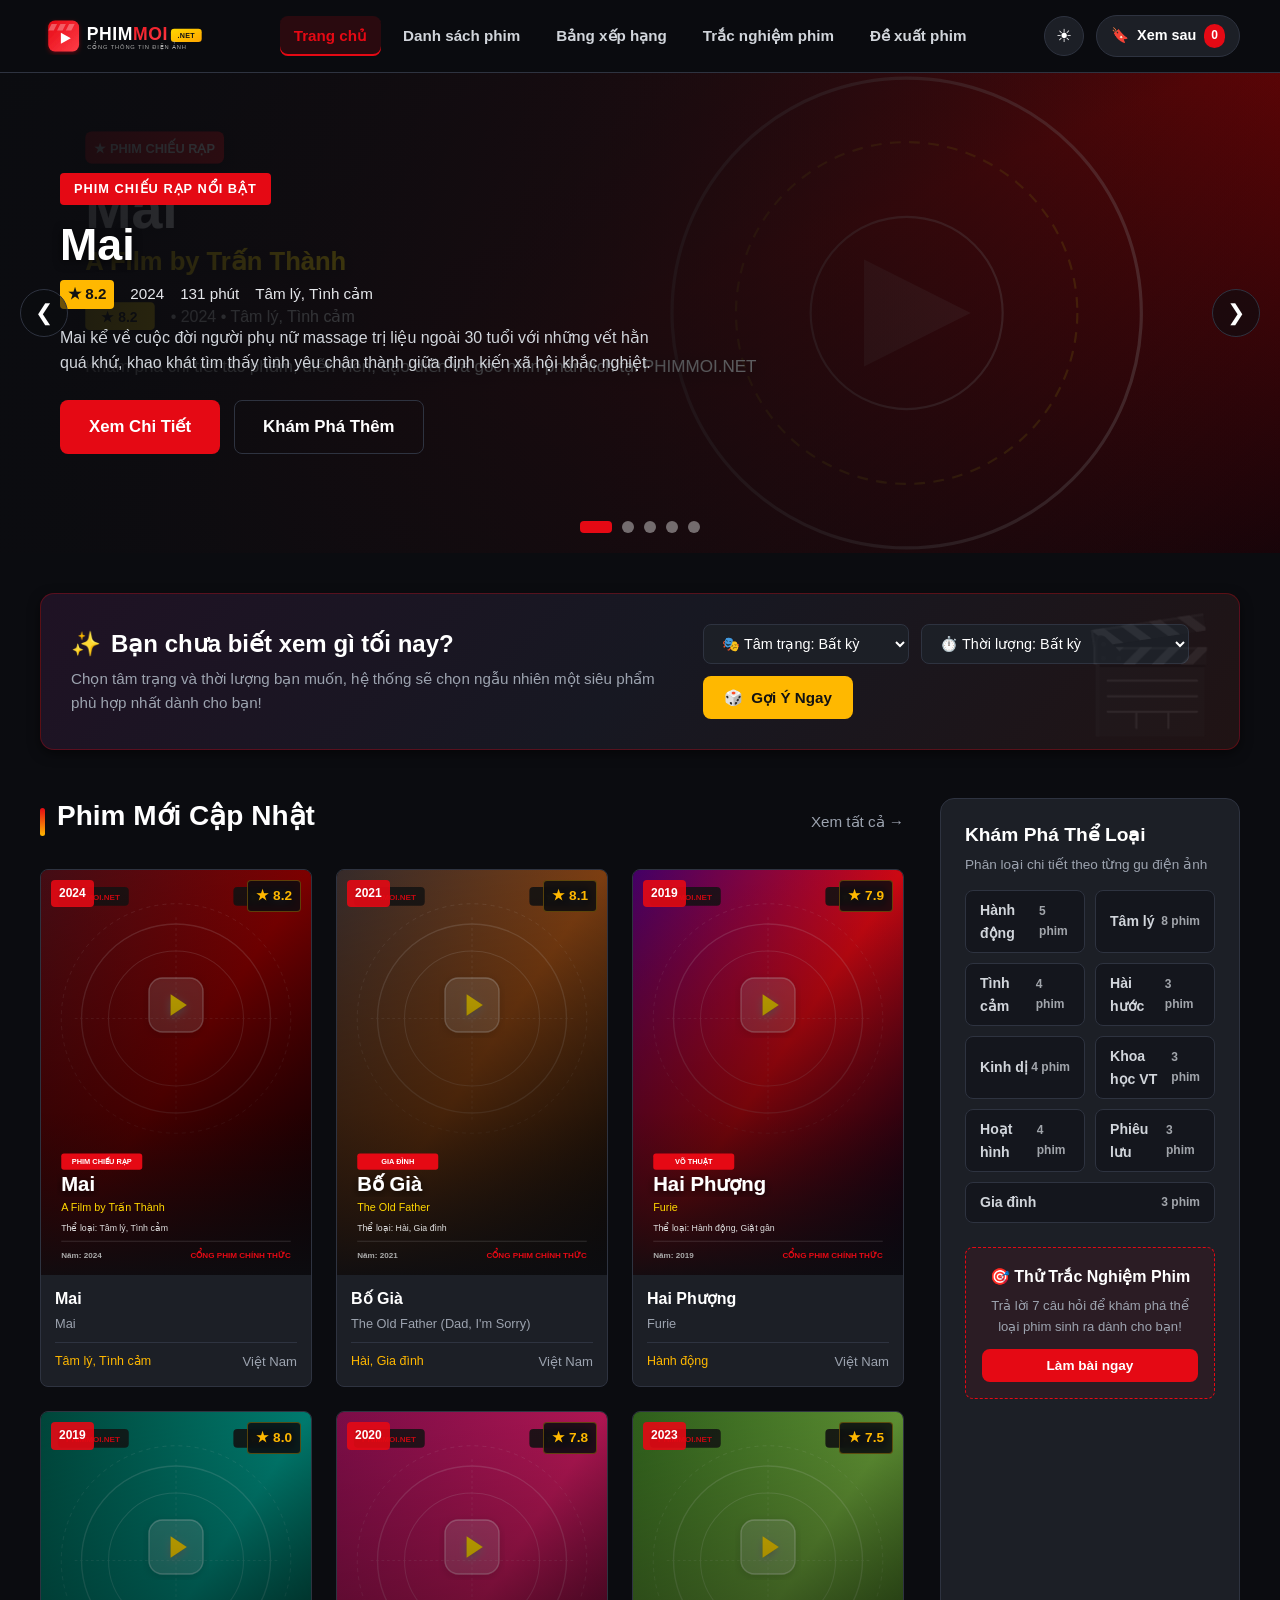
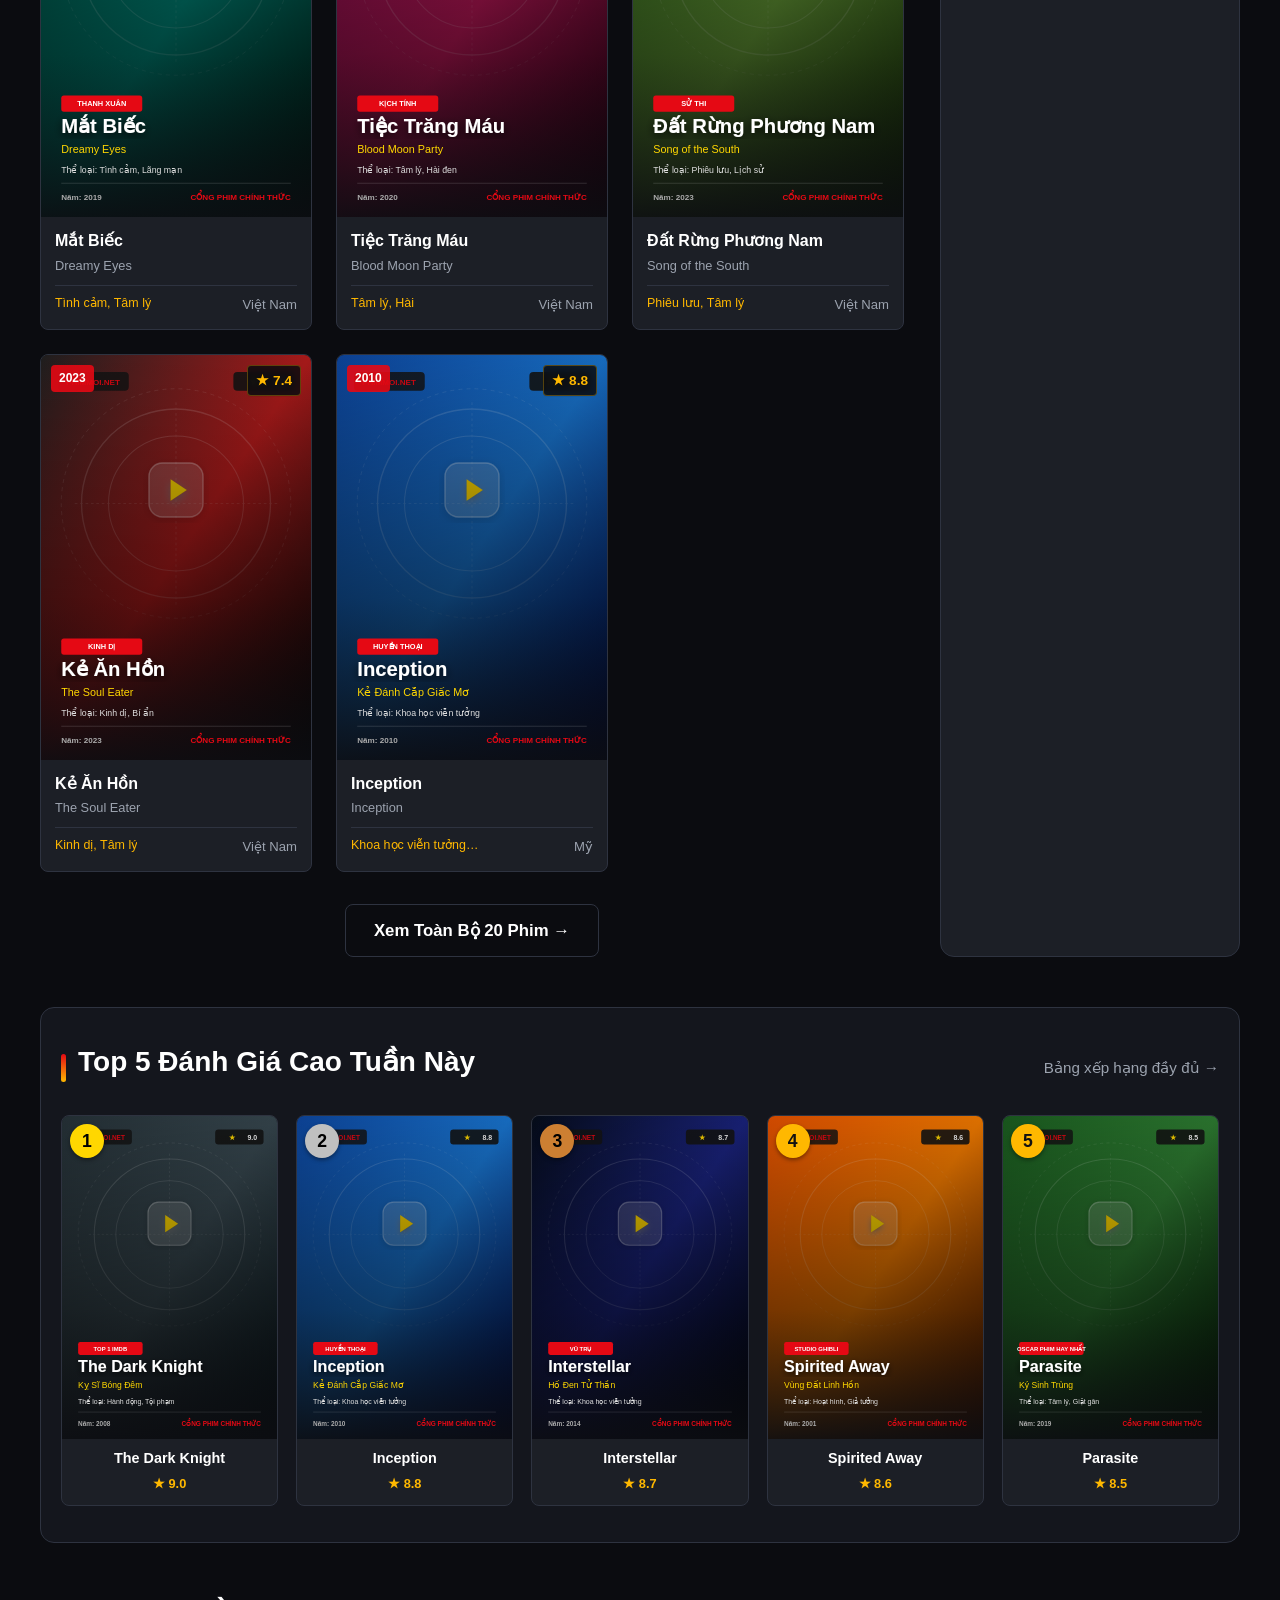
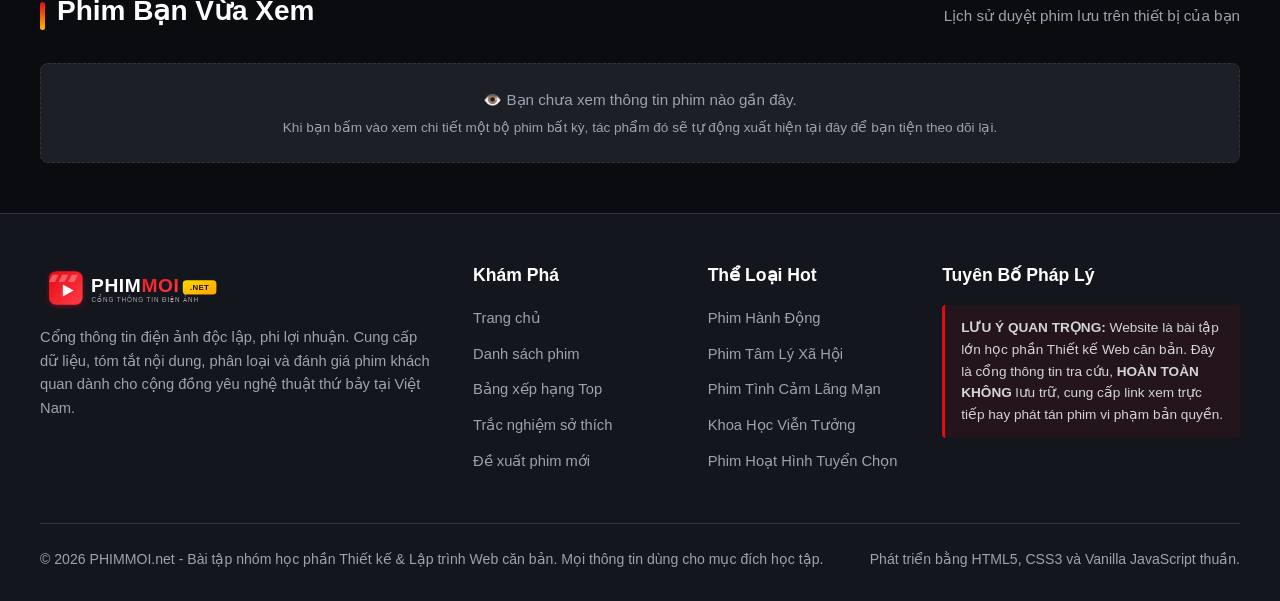
<file: index.html>
<!DOCTYPE html>
<html lang="vi">
<head>
  <meta charset="UTF-8">
  <meta name="viewport" content="width=device-width, initial-scale=1.0">
  <title>PHIMMOI.net - Cổng Thông Tin & Đánh Giá Phim Điện Ảnh Chuẩn Xác</title>
  
  <!-- Favicon chuẩn SVG -->
  <link rel="icon" type="image/svg+xml" href="images/favicon.svg">

  <!-- File CSS dùng chung và CSS chuyên biệt cho Trang chủ -->
  <link rel="stylesheet" href="css/style.css">
  <link rel="stylesheet" href="css/home.css">
</head>
<body>

  <!-- ========================================================================
       HEADER & THANH ĐIỀU HƯỚNG CHÍNH (NAVBAR)
       ======================================================================== -->
  <header class="site-header">
    <div class="container">
      <nav class="navbar" aria-label="Thanh điều hướng chính">
        <!-- Logo thương hiệu -->
        <a href="index.html" class="navbar__brand" title="Trang chủ PHIMMOI.net">
          <img src="images/logo.svg" alt="Logo Cổng thông tin phim PHIMMOI.net" class="navbar__logo-img">
        </a>

        <!-- Danh sách liên kết trang (Đánh dấu class active trên Trang chủ) -->
        <ul class="navbar__menu">
          <li><a href="index.html" class="navbar__link active">Trang chủ</a></li>
          <li><a href="danh-sach-phim.html" class="navbar__link">Danh sách phim</a></li>
          <li><a href="top-phim.html" class="navbar__link">Bảng xếp hạng</a></li>
          <li><a href="trac-nghiem.html" class="navbar__link">Trắc nghiệm phim</a></li>
          <li><a href="lien-he.html" class="navbar__link">Đề xuất phim</a></li>
        </ul>

        <!-- Khu vực tiện ích bên phải: Theme toggle, Xem sau, Hamburger di động -->
        <div class="navbar__actions">
          <button type="button" class="theme-toggle-btn" aria-label="Chuyển đổi giao diện Sáng / Tối" title="Chuyển chế độ xem">&#9728;</button>
          
          <button type="button" class="watchlist-nav-btn" aria-label="Xem danh sách phim đã lưu">
            <span>🔖</span>
            <span class="label-text">Xem sau</span>
            <span class="watchlist-count-badge">0</span>
          </button>

          <button type="button" class="hamburger-btn" aria-label="Mở menu di động" aria-expanded="false">&#9776;</button>
        </div>
      </nav>
    </div>
  </header>

  <!-- ========================================================================
       NỘI DUNG CHÍNH (MAIN)
       ======================================================================== -->
  <main>
    <!-- 1. SLIDER PHIM NỔI BẬT (HERO CAROUSEL 5 PHIM) -->
    <section class="hero-slider-section" aria-label="Slider các phim nổi bật">
      <div class="hero-slider">
        
        <!-- Slide 1: Mai -->
        <article class="hero-slide is-active">
          <img src="images/banners/banner-1.svg" alt="Banner phim Mai" class="hero-slide__bg">
          <div class="hero-slide__overlay"></div>
          <div class="container">
            <div class="hero-slide__content">
              <span class="hero-slide__tag">Phim Chiếu Rạp Nổi Bật</span>
              <h1 class="hero-slide__title">Mai</h1>
              <div class="hero-slide__meta">
                <span class="hero-slide__rating">★ 8.2</span>
                <span>2024</span>
                <span>131 phút</span>
                <span>Tâm lý, Tình cảm</span>
              </div>
              <p class="hero-slide__desc">Mai kể về cuộc đời người phụ nữ massage trị liệu ngoài 30 tuổi với những vết hằn quá khứ, khao khát tìm thấy tình yêu chân thành giữa định kiến xã hội khắc nghiệt.</p>
              <div class="hero-slide__actions">
                <a href="chi-tiet-phim.html?id=1" class="btn btn--primary btn--lg">Xem Chi Tiết</a>
                <a href="danh-sach-phim.html" class="btn btn--outline btn--lg">Khám Phá Thêm</a>
              </div>
            </div>
          </div>
        </article>

        <!-- Slide 2: Bố Già -->
        <article class="hero-slide">
          <img src="images/banners/banner-2.svg" alt="Banner phim Bố Già" class="hero-slide__bg">
          <div class="hero-slide__overlay"></div>
          <div class="container">
            <div class="hero-slide__content">
              <span class="hero-slide__tag">Kỷ Lục Doanh Thu</span>
              <h2 class="hero-slide__title">Bố Già</h2>
              <div class="hero-slide__meta">
                <span class="hero-slide__rating">★ 8.1</span>
                <span>2021</span>
                <span>128 phút</span>
                <span>Hài, Gia đình, Tâm lý</span>
              </div>
              <p class="hero-slide__desc">Câu chuyện gia đình ấm áp, cảm động tại một con hẻm nghèo Sài Gòn, nơi sự bất đồng thế hệ giữa cha và con trai được hóa giải bằng tình thân thương vô bờ bến.</p>
              <div class="hero-slide__actions">
                <a href="chi-tiet-phim.html?id=2" class="btn btn--primary btn--lg">Xem Chi Tiết</a>
                <a href="danh-sach-phim.html" class="btn btn--outline btn--lg">Khám Phá Thêm</a>
              </div>
            </div>
          </div>
        </article>

        <!-- Slide 3: Hai Phượng -->
        <article class="hero-slide">
          <img src="images/banners/banner-3.svg" alt="Banner phim Hai Phượng" class="hero-slide__bg">
          <div class="hero-slide__overlay"></div>
          <div class="container">
            <div class="hero-slide__content">
              <span class="hero-slide__tag">Hành Động Đỉnh Cao</span>
              <h2 class="hero-slide__title">Hai Phượng</h2>
              <div class="hero-slide__meta">
                <span class="hero-slide__rating">★ 7.9</span>
                <span>2019</span>
                <span>98 phút</span>
                <span>Hành động, Võ thuật</span>
              </div>
              <p class="hero-slide__desc">Cuộc rượt đuổi sinh tử không khoan nhượng của người mẹ miền Tây băng qua muôn trùng hiểm nguy để cứu thoát con gái nhỏ khỏi băng nhóm tội phạm bắt cóc.</p>
              <div class="hero-slide__actions">
                <a href="chi-tiet-phim.html?id=3" class="btn btn--primary btn--lg">Xem Chi Tiết</a>
                <a href="danh-sach-phim.html" class="btn btn--outline btn--lg">Khám Phá Thêm</a>
              </div>
            </div>
          </div>
        </article>

        <!-- Slide 4: Mắt Biếc -->
        <article class="hero-slide">
          <img src="images/banners/banner-4.svg" alt="Banner phim Mắt Biếc" class="hero-slide__bg">
          <div class="hero-slide__overlay"></div>
          <div class="container">
            <div class="hero-slide__content">
              <span class="hero-slide__tag">Lãng Mạn Kinh Điển</span>
              <h2 class="hero-slide__title">Mắt Biếc</h2>
              <div class="hero-slide__meta">
                <span class="hero-slide__rating">★ 8.0</span>
                <span>2019</span>
                <span>117 phút</span>
                <span>Tình cảm, Tâm lý</span>
              </div>
              <p class="hero-slide__desc">Mối tình đơn phương trong trẻo nhưng đong đầy tiếc nuối của chàng trai làng Đo Đo dành cho cô bạn thanh mai trúc mã sở hữu đôi mắt biếc sâu thẳm.</p>
              <div class="hero-slide__actions">
                <a href="chi-tiet-phim.html?id=4" class="btn btn--primary btn--lg">Xem Chi Tiết</a>
                <a href="danh-sach-phim.html" class="btn btn--outline btn--lg">Khám Phá Thêm</a>
              </div>
            </div>
          </div>
        </article>

        <!-- Slide 5: Tiệc Trăng Máu -->
        <article class="hero-slide">
          <img src="images/banners/banner-5.svg" alt="Banner phim Tiệc Trăng Máu" class="hero-slide__bg">
          <div class="hero-slide__overlay"></div>
          <div class="container">
            <div class="hero-slide__content">
              <span class="hero-slide__tag">Hài Kịch Tâm Lý</span>
              <h2 class="hero-slide__title">Tiệc Trăng Máu</h2>
              <div class="hero-slide__meta">
                <span class="hero-slide__rating">★ 7.8</span>
                <span>2020</span>
                <span>118 phút</span>
                <span>Tâm lý, Hài đen</span>
              </div>
              <p class="hero-slide__desc">Trò chơi công khai điện thoại trong đêm nguyệt thực biến bữa tiệc họp mặt của nhóm bạn thân thành chuỗi bóc trần những bí mật dối trá giật gân.</p>
              <div class="hero-slide__actions">
                <a href="chi-tiet-phim.html?id=5" class="btn btn--primary btn--lg">Xem Chi Tiết</a>
                <a href="danh-sach-phim.html" class="btn btn--outline btn--lg">Khám Phá Thêm</a>
              </div>
            </div>
          </div>
        </article>

      </div>

      <!-- Mũi tên điều hướng Trước / Sau -->
      <button type="button" class="slider-arrow slider-arrow--prev" aria-label="Xem slide trước">&#10094;</button>
      <button type="button" class="slider-arrow slider-arrow--next" aria-label="Xem slide kế tiếp">&#10095;</button>

      <!-- Dấu chấm chỉ báo slide (Indicator Dots) -->
      <div class="slider-dots" role="tablist" aria-label="Chọn slide">
        <button type="button" class="slider-dot is-active" aria-label="Slide 1" aria-current="true"></button>
        <button type="button" class="slider-dot" aria-label="Slide 2"></button>
        <button type="button" class="slider-dot" aria-label="Slide 3"></button>
        <button type="button" class="slider-dot" aria-label="Slide 4"></button>
        <button type="button" class="slider-dot" aria-label="Slide 5"></button>
      </div>
    </section>

    <div class="container">
      <!-- 2. ĐIỂM NHẤN SÁNG TẠO: GỢI Ý PHIM NGẪU NHIÊN CHO TỐI NAY -->
      <section class="random-suggester-banner" aria-label="Gợi ý phim ngẫu nhiên">
        <div class="random-suggester__info">
          <h2><span>✨</span> Bạn chưa biết xem gì tối nay?</h2>
          <p>Chọn tâm trạng và thời lượng bạn muốn, hệ thống sẽ chọn ngẫu nhiên một siêu phẩm phù hợp nhất dành cho bạn!</p>
        </div>
        <div class="random-suggester__controls">
          <select id="quickMoodSelect" class="mood-select" aria-label="Chọn tâm trạng">
            <option value="all">🎭 Tâm trạng: Bất kỳ</option>
            <option value="xúc động">😢 Xúc động &amp; Ý nghĩa</option>
            <option value="thư giãn">😂 Thư giãn &amp; Hài hước</option>
            <option value="hồi hộp">⚡ Hồi hộp &amp; Kịch tính</option>
            <option value="suy ngẫm">🧠 Suy ngẫm sâu sắc</option>
            <option value="mơ mộng">💖 Mơ mộng lãng mạn</option>
          </select>

          <select id="quickDurationSelect" class="duration-select" aria-label="Chọn thời lượng phim">
            <option value="all">⏱️ Thời lượng: Bất kỳ</option>
            <option value="short">Dưới 120 phút (Phim ngắn gọn)</option>
            <option value="long">Trên 120 phút (Phim trường thiên)</option>
          </select>

          <button type="button" id="btnSuggestRandom" class="btn btn--accent">
            <span>🎲</span> Gợi Ý Ngay
          </button>
        </div>
      </section>

      <!-- 3. BỐ CỤC CHÍNH (PHIM MỚI CẬP NHẬT + ASIDE THỂ LOẠI) -->
      <div class="home-layout">
        <!-- Khu vực Phim mới cập nhật -->
        <section class="latest-movies-section" aria-label="Phim mới cập nhật">
          <div class="section-title">
            <h2>Phim Mới Cập Nhật</h2>
            <a href="danh-sach-phim.html" class="section-title__sub">Xem tất cả &rarr;</a>
          </div>

          <!-- Lưới 8 phim hiển thị trang chủ -->
          <div class="movies-grid" id="latestMoviesGrid">
            <!-- Render tự động từ JS để đảm bảo đồng bộ -->
          </div>

          <div style="text-align: center; margin-top: 32px;">
            <a href="danh-sach-phim.html" class="btn btn--outline btn--lg">Xem Toàn Bộ 20 Phim &rarr;</a>
          </div>
        </section>

        <!-- Aside: Khám phá Thể loại -->
        <aside class="genre-list-aside" aria-label="Thể loại phim phổ biến">
          <h3 style="font-size: 1.2rem; color: var(--text-main); margin-bottom: 6px;">Khám Phá Thể Loại</h3>
          <p style="font-size: 0.85rem; color: var(--text-muted);">Phân loại chi tiết theo từng gu điện ảnh</p>
          
          <div class="genre-badges-grid">
            <a href="danh-sach-phim.html?genre=Hành động" class="genre-badge-item">Hành động <span class="count">5 phim</span></a>
            <a href="danh-sach-phim.html?genre=Tâm lý" class="genre-badge-item">Tâm lý <span class="count">8 phim</span></a>
            <a href="danh-sach-phim.html?genre=Tình cảm" class="genre-badge-item">Tình cảm <span class="count">4 phim</span></a>
            <a href="danh-sach-phim.html?genre=Hài" class="genre-badge-item">Hài hước <span class="count">3 phim</span></a>
            <a href="danh-sach-phim.html?genre=Kinh dị" class="genre-badge-item">Kinh dị <span class="count">4 phim</span></a>
            <a href="danh-sach-phim.html?genre=Khoa học viễn tưởng" class="genre-badge-item">Khoa học VT <span class="count">3 phim</span></a>
            <a href="danh-sach-phim.html?genre=Hoạt hình" class="genre-badge-item">Hoạt hình <span class="count">4 phim</span></a>
            <a href="danh-sach-phim.html?genre=Phiêu lưu" class="genre-badge-item">Phiêu lưu <span class="count">3 phim</span></a>
            <a href="danh-sach-phim.html?genre=Gia đình" class="genre-badge-item">Gia đình <span class="count">3 phim</span></a>
          </div>

          <!-- Banner mini dẫn vào trắc nghiệm -->
          <div style="margin-top: 24px; padding: 16px; background: rgba(229, 9, 20, 0.08); border-radius: var(--radius-md); border: 1px dashed var(--primary); text-align: center;">
            <p style="font-weight: 700; color: var(--text-main); margin-bottom: 6px;">🎯 Thử Trắc Nghiệm Phim</p>
            <p style="font-size: 0.82rem; color: var(--text-muted); margin-bottom: 12px;">Trả lời 7 câu hỏi để khám phá thể loại phim sinh ra dành cho bạn!</p>
            <a href="trac-nghiem.html" class="btn btn--primary btn--sm" style="width: 100%;">Làm bài ngay</a>
          </div>
        </aside>
      </div>

      <!-- 4. SECTION BẢNG XẾP HẠNG: TOP 5 TUẦN NÀY -->
      <section class="top-weekly-section" aria-label="Top 5 phim tuần này">
        <div class="container">
          <div class="section-title">
            <h2>Top 5 Đánh Giá Cao Tuần Này</h2>
            <a href="top-phim.html" class="section-title__sub">Bảng xếp hạng đầy đủ &rarr;</a>
          </div>
          
          <div class="top-weekly-list" id="topWeeklyContainer">
            <!-- Render 5 phim điểm cao nhất từ JS -->
          </div>
        </div>
      </section>

      <!-- 5. SECTION SÁNG TẠO: PHIM BẠN VỪA XEM (RECENTLY VIEWED) -->
      <section class="recently-viewed-section" aria-label="Phim bạn vừa xem gần đây">
        <div class="section-title">
          <h2>Phim Bạn Vừa Xem</h2>
          <span class="section-title__sub">Lịch sử duyệt phim lưu trên thiết bị của bạn</span>
        </div>
        <div id="recentlyViewedContainer">
          <!-- Render danh sách phim vừa xem từ localStorage -->
        </div>
      </section>
    </div>
  </main>

  <!-- ========================================================================
       MODAL: GỢI Ý PHIM NGẪU NHIÊN (POPUP CHI TIẾT)
       ======================================================================== -->
  <div class="modal-backdrop" id="randomMovieModal" role="dialog" aria-modal="true" aria-labelledby="randomModalTitle">
    <div class="modal-container">
      <div class="modal-header">
        <h3 class="modal-title" id="randomModalTitle">🎬 Gợi Ý Phim Dành Cho Bạn</h3>
        <button type="button" class="modal-close-btn" aria-label="Đóng cửa sổ">&times;</button>
      </div>
      <div class="modal-body" id="randomModalBody">
        <!-- Nội dung phim ngẫu nhiên được bơm bằng JavaScript -->
      </div>
      <div class="modal-footer">
        <button type="button" class="btn btn--outline modal-close-btn">Đóng</button>
        <button type="button" id="btnRollAgain" class="btn btn--accent">Chọn Phim Khác 🎲</button>
      </div>
    </div>
  </div>

  <!-- ========================================================================
       MODAL: DANH SÁCH "XEM SAU" (WATCHLIST POPUP DÙNG CHUNG)
       ======================================================================== -->
  <div class="modal-backdrop" id="watchlistModal" role="dialog" aria-modal="true" aria-labelledby="watchlistModalTitle">
    <div class="modal-container">
      <div class="modal-header">
        <h3 class="modal-title" id="watchlistModalTitle">🔖 Phim Đã Lưu (Xem Sau)</h3>
        <button type="button" class="modal-close-btn" aria-label="Đóng cửa sổ">&times;</button>
      </div>
      <div class="modal-body">
        <!-- Render danh sách phim từ localStorage -->
      </div>
      <div class="modal-footer">
        <button type="button" class="btn btn--outline modal-close-btn">Đóng</button>
        <a href="danh-sach-phim.html" class="btn btn--primary">Đến trang Phim</a>
      </div>
    </div>
  </div>

  <!-- Nút cuộn lên đầu trang -->
  <button type="button" class="scroll-top-btn" aria-label="Cuộn lên đầu trang" title="Lên đầu trang">&#8679;</button>

  <!-- ========================================================================
       FOOTER (CHÂN TRANG CHUẨN NGỮ NGHĨA & BẢN QUYỀN)
       ======================================================================== -->
  <footer class="site-footer">
    <div class="container">
      <div class="footer-grid">
        <!-- Cột 1: Thông tin thương hiệu -->
        <div class="footer-brand">
          <img src="images/logo.svg" alt="PHIMMOI.net" class="footer-brand__logo">
          <p class="footer-brand__desc">
            Cổng thông tin điện ảnh độc lập, phi lợi nhuận. Cung cấp dữ liệu, tóm tắt nội dung, phân loại và đánh giá phim khách quan dành cho cộng đồng yêu nghệ thuật thứ bảy tại Việt Nam.
          </p>
        </div>

        <!-- Cột 2: Điều hướng nhanh -->
        <div class="footer-col">
          <h4 class="footer-col__title">Khám Phá</h4>
          <ul class="footer-links">
            <li><a href="index.html">Trang chủ</a></li>
            <li><a href="danh-sach-phim.html">Danh sách phim</a></li>
            <li><a href="top-phim.html">Bảng xếp hạng Top</a></li>
            <li><a href="trac-nghiem.html">Trắc nghiệm sở thích</a></li>
            <li><a href="lien-he.html">Đề xuất phim mới</a></li>
          </ul>
        </div>

        <!-- Cột 3: Thể loại hàng đầu -->
        <div class="footer-col">
          <h4 class="footer-col__title">Thể Loại Hot</h4>
          <ul class="footer-links">
            <li><a href="danh-sach-phim.html?genre=Hành động">Phim Hành Động</a></li>
            <li><a href="danh-sach-phim.html?genre=Tâm lý">Phim Tâm Lý Xã Hội</a></li>
            <li><a href="danh-sach-phim.html?genre=Tình cảm">Phim Tình Cảm Lãng Mạn</a></li>
            <li><a href="danh-sach-phim.html?genre=Khoa học viễn tưởng">Khoa Học Viễn Tưởng</a></li>
            <li><a href="danh-sach-phim.html?genre=Hoạt hình">Phim Hoạt Hình Tuyển Chọn</a></li>
          </ul>
        </div>

        <!-- Cột 4: Khước từ trách nhiệm bản quyền -->
        <div class="footer-col">
          <h4 class="footer-col__title">Tuyên Bố Pháp Lý</h4>
          <div class="footer-disclaimer">
            <strong>LƯU Ý QUAN TRỌNG:</strong> Website là bài tập lớn học phần Thiết kế Web căn bản. Đây là cổng thông tin tra cứu, <strong>HOÀN TOÀN KHÔNG</strong> lưu trữ, cung cấp link xem trực tiếp hay phát tán phim vi phạm bản quyền.
          </div>
        </div>
      </div>

      <div class="footer-bottom">
        <p>&copy; 2026 PHIMMOI.net - Bài tập nhóm học phần Thiết kế &amp; Lập trình Web căn bản. Mọi thông tin dùng cho mục đích học tập.</p>
        <p>Phát triển bằng HTML5, CSS3 và Vanilla JavaScript thuần.</p>
      </div>
    </div>
  </footer>

  <!-- ========================================================================
       CÁC TỆP JAVASCRIPT
       ======================================================================== -->
  <script src="js/movies-data.js"></script>
  <script src="js/main.js"></script>
  <script src="js/slider.js"></script>

  <!-- Script riêng cho các khối dữ liệu trên Trang chủ -->
  <script>
    document.addEventListener("DOMContentLoaded", function () {
      // 1. Render 8 phim mới cập nhật vào lưới
      const latestGrid = document.getElementById("latestMoviesGrid");
      if (latestGrid && window.MOVIES_DATABASE) {
        // Lấy 8 phim đầu tiên
        const latest8 = window.MOVIES_DATABASE.slice(0, 8);
        latestGrid.innerHTML = latest8.map(movie => renderMovieCardHTML(movie)).join("");
      }

      // 2. Render Top 5 phim tuần này
      const topWeeklyContainer = document.getElementById("topWeeklyContainer");
      if (topWeeklyContainer && window.MOVIES_DATABASE) {
        const top5 = [...window.MOVIES_DATABASE]
          .sort((a, b) => b.rating - a.rating)
          .slice(0, 5);

        topWeeklyContainer.innerHTML = top5.map((movie, index) => {
          const rank = index + 1;
          const rankClass = rank <= 3 ? `top-weekly-card__rank--${rank}` : '';
          return `
            <article class="top-weekly-card">
              <span class="top-weekly-card__rank ${rankClass}">${rank}</span>
              <a href="chi-tiet-phim.html?id=${movie.id}">
                <img src="${movie.poster}" alt="${movie.title}" class="top-weekly-card__img" loading="lazy">
              </a>
              <div class="top-weekly-card__info">
                <h4 class="top-weekly-card__title" title="${movie.title}">
                  <a href="chi-tiet-phim.html?id=${movie.id}">${movie.title}</a>
                </h4>
                <div class="top-weekly-card__rating">★ ${movie.rating.toFixed(1)}</div>
              </div>
            </article>
          `;
        }).join("");
      }

      // 3. Render danh sách "Phim vừa xem" từ localStorage
      renderRecentlyViewedSection();

      // 4. Khởi tạo tính năng "Gợi ý phim ngẫu nhiên"
      initRandomMovieSuggester();
    });

    /**
     * Render khu vực Phim vừa xem
     */
    function renderRecentlyViewedSection() {
      const container = document.getElementById("recentlyViewedContainer");
      if (!container || !window.MOVIES_DATABASE) return;

      const viewedIds = getRecentlyViewed();
      if (!viewedIds || viewedIds.length === 0) {
        container.innerHTML = `
          <div class="recently-viewed-empty">
            <p>👁️ Bạn chưa xem thông tin phim nào gần đây.</p>
            <p style="font-size: 0.85rem; margin-top: 4px;">Khi bạn bấm vào xem chi tiết một bộ phim bất kỳ, tác phẩm đó sẽ tự động xuất hiện tại đây để bạn tiện theo dõi lại.</p>
          </div>
        `;
      } else {
        const viewedMovies = viewedIds
          .map(id => window.MOVIES_DATABASE.find(m => m.id === id))
          .filter(Boolean);

        container.innerHTML = `
          <div class="movies-grid">
            ${viewedMovies.map(movie => renderMovieCardHTML(movie)).join("")}
          </div>
        `;
      }
    }

    /**
     * Khởi tạo bộ chọn gợi ý phim ngẫu nhiên theo tâm trạng & thời lượng
     */
    function initRandomMovieSuggester() {
      const btnSuggest = document.getElementById("btnSuggestRandom");
      const btnRollAgain = document.getElementById("btnRollAgain");
      const moodSelect = document.getElementById("quickMoodSelect");
      const durationSelect = document.getElementById("quickDurationSelect");
      const modal = document.getElementById("randomMovieModal");
      const modalBody = document.getElementById("randomModalBody");

      if (!btnSuggest || !modal || !modalBody) return;

      function pickAndShowRandom() {
        const mood = moodSelect ? moodSelect.value : "all";
        const duration = durationSelect ? durationSelect.value : "all";

        let filtered = [...window.MOVIES_DATABASE];

        if (mood !== "all") {
          filtered = filtered.filter(m => m.moods && m.moods.includes(mood));
        }

        if (duration === "short") {
          filtered = filtered.filter(m => m.duration <= 120);
        } else if (duration === "long") {
          filtered = filtered.filter(m => m.duration > 120);
        }

        // Nếu lọc quá chặt không có phim, lấy ngẫu nhiên từ toàn bộ DB
        if (filtered.length === 0) {
          filtered = window.MOVIES_DATABASE;
        }

        const randomIndex = Math.floor(Math.random() * filtered.length);
        const movie = filtered[randomIndex];

        modalBody.innerHTML = `
          <div style="display: flex; gap: 20px; align-items: flex-start; flex-wrap: wrap;">
            <img src="${movie.poster}" alt="${movie.title}" style="width: 140px; border-radius: var(--radius-md); box-shadow: var(--shadow-md);">
            <div style="flex: 1; min-width: 220px;">
              <span class="badge-genre" style="margin-bottom: 8px;">★ Gợi ý hoàn hảo</span>
              <h4 style="font-size: 1.4rem; color: var(--text-main); margin-bottom: 4px;">${movie.title}</h4>
              <p style="color: var(--text-muted); font-size: 0.9rem; margin-bottom: 8px;">${movie.originalTitle} • ${movie.year} • ${movie.durationText}</p>
              <p style="color: var(--accent); font-weight: 700; font-size: 1rem; margin-bottom: 12px;">★ Điểm: ${movie.rating.toFixed(1)} / 10</p>
              <p style="color: var(--text-body); font-size: 0.92rem; line-height: 1.5; margin-bottom: 16px;">${movie.synopsis}</p>
              <div style="display: flex; gap: 10px;">
                <a href="chi-tiet-phim.html?id=${movie.id}" class="btn btn--primary btn--sm">Xem Chi Tiết Phim Này</a>
              </div>
            </div>
          </div>
        `;

        modal.classList.add("is-open");
      }

      btnSuggest.addEventListener("click", pickAndShowRandom);
      if (btnRollAgain) {
        btnRollAgain.addEventListener("click", pickAndShowRandom);
      }
    }
  </script>
</body>
</html>
</file>
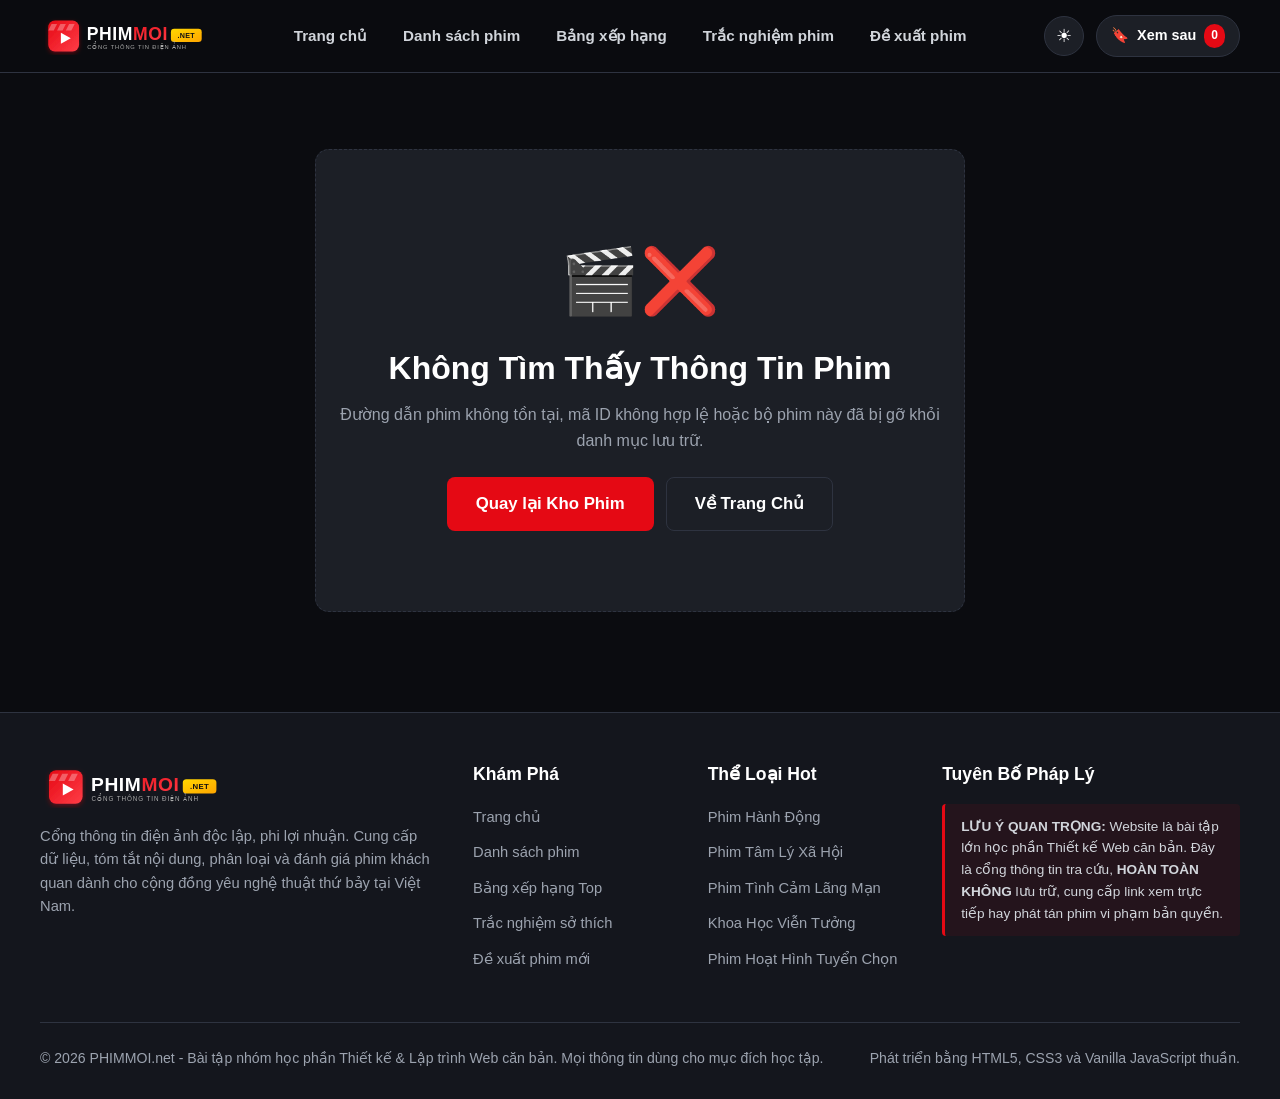
<file: chi-tiet-phim.html>
<!DOCTYPE html>
<html lang="vi">
<head>
  <meta charset="UTF-8">
  <meta name="viewport" content="width=device-width, initial-scale=1.0">
  <title>Chi Tiết Phim | PHIMMOI.net</title>
  
  <!-- Favicon -->
  <link rel="icon" type="image/svg+xml" href="images/favicon.svg">

  <!-- File CSS dùng chung và CSS chuyên biệt cho Phim -->
  <link rel="stylesheet" href="css/style.css">
  <link rel="stylesheet" href="css/movies.css">
</head>
<body>

  <!-- ========================================================================
       HEADER & THANH ĐIỀU HƯỚNG (NAVBAR)
       ======================================================================== -->
  <header class="site-header">
    <div class="container">
      <nav class="navbar" aria-label="Thanh điều hướng chính">
        <!-- Logo -->
        <a href="index.html" class="navbar__brand" title="Trang chủ PHIMMOI.net">
          <img src="images/logo.svg" alt="Logo PHIMMOI.net" class="navbar__logo-img">
        </a>

        <!-- Danh sách menu -->
        <ul class="navbar__menu">
          <li><a href="index.html" class="navbar__link">Trang chủ</a></li>
          <li><a href="danh-sach-phim.html" class="navbar__link">Danh sách phim</a></li>
          <li><a href="top-phim.html" class="navbar__link">Bảng xếp hạng</a></li>
          <li><a href="trac-nghiem.html" class="navbar__link">Trắc nghiệm phim</a></li>
          <li><a href="lien-he.html" class="navbar__link">Đề xuất phim</a></li>
        </ul>

        <!-- Hành động bên phải -->
        <div class="navbar__actions">
          <button type="button" class="theme-toggle-btn" aria-label="Chuyển đổi giao diện Sáng / Tối" title="Chuyển chế độ xem">&#9728;</button>
          
          <button type="button" class="watchlist-nav-btn" aria-label="Xem danh sách phim đã lưu">
            <span>🔖</span>
            <span class="label-text">Xem sau</span>
            <span class="watchlist-count-badge">0</span>
          </button>

          <button type="button" class="hamburger-btn" aria-label="Mở menu di động" aria-expanded="false">&#9776;</button>
        </div>
      </nav>
    </div>
  </header>

  <!-- ========================================================================
       NỘI DUNG CHÍNH (MAIN RENDER QUA JAVASCRIPT)
       ======================================================================== -->
  <main class="container" id="movieDetailContainer" style="padding-top: 36px; padding-bottom: 60px;">
    <!-- Khung tải tạm thời trước khi JS hoàn tất đọc query ?id= -->
    <div style="text-align: center; padding: 100px 20px; color: var(--text-muted);">
      <p style="font-size: 2.5rem; margin-bottom: 12px;">⏳</p>
      <p style="font-size: 1.1rem;">Đang tải thông tin chi tiết phim...</p>
    </div>
  </main>

  <!-- ========================================================================
       MODAL: THÔNG TIN TRAILER PHIM
       ======================================================================== -->
  <div class="modal-backdrop" id="trailerModal" role="dialog" aria-modal="true" aria-labelledby="trailerModalTitle">
    <div class="modal-container">
      <div class="modal-header">
        <h3 class="modal-title" id="trailerModalTitle">🎬 Thông Tin Trailer Phim</h3>
        <button type="button" class="modal-close-btn" aria-label="Đóng cửa sổ">&times;</button>
      </div>
      <div class="modal-body">
        <!-- Render chi tiết trailer từ movie-detail.js -->
      </div>
      <div class="modal-footer">
        <button type="button" class="btn btn--primary modal-close-btn">Đã hiểu</button>
      </div>
    </div>
  </div>

  <!-- ========================================================================
       MODAL: DANH SÁCH "XEM SAU" (DÙNG CHUNG)
       ======================================================================== -->
  <div class="modal-backdrop" id="watchlistModal" role="dialog" aria-modal="true" aria-labelledby="watchlistModalTitle">
    <div class="modal-container">
      <div class="modal-header">
        <h3 class="modal-title" id="watchlistModalTitle">🔖 Phim Đã Lưu (Xem Sau)</h3>
        <button type="button" class="modal-close-btn" aria-label="Đóng cửa sổ">&times;</button>
      </div>
      <div class="modal-body">
        <!-- Render nội dung từ main.js -->
      </div>
      <div class="modal-footer">
        <button type="button" class="btn btn--outline modal-close-btn">Đóng</button>
      </div>
    </div>
  </div>

  <!-- Nút cuộn lên đầu trang -->
  <button type="button" class="scroll-top-btn" aria-label="Cuộn lên đầu trang" title="Lên đầu trang">&#8679;</button>

  <!-- ========================================================================
       FOOTER (CHÂN TRANG)
       ======================================================================== -->
  <footer class="site-footer">
    <div class="container">
      <div class="footer-grid">
        <div class="footer-brand">
          <img src="images/logo.svg" alt="PHIMMOI.net" class="footer-brand__logo">
          <p class="footer-brand__desc">
            Cổng thông tin điện ảnh độc lập, phi lợi nhuận. Cung cấp dữ liệu, tóm tắt nội dung, phân loại và đánh giá phim khách quan dành cho cộng đồng yêu nghệ thuật thứ bảy tại Việt Nam.
          </p>
        </div>

        <div class="footer-col">
          <h4 class="footer-col__title">Khám Phá</h4>
          <ul class="footer-links">
            <li><a href="index.html">Trang chủ</a></li>
            <li><a href="danh-sach-phim.html">Danh sách phim</a></li>
            <li><a href="top-phim.html">Bảng xếp hạng Top</a></li>
            <li><a href="trac-nghiem.html">Trắc nghiệm sở thích</a></li>
            <li><a href="lien-he.html">Đề xuất phim mới</a></li>
          </ul>
        </div>

        <div class="footer-col">
          <h4 class="footer-col__title">Thể Loại Hot</h4>
          <ul class="footer-links">
            <li><a href="danh-sach-phim.html?genre=Hành động">Phim Hành Động</a></li>
            <li><a href="danh-sach-phim.html?genre=Tâm lý">Phim Tâm Lý Xã Hội</a></li>
            <li><a href="danh-sach-phim.html?genre=Tình cảm">Phim Tình Cảm Lãng Mạn</a></li>
            <li><a href="danh-sach-phim.html?genre=Khoa học viễn tưởng">Khoa Học Viễn Tưởng</a></li>
            <li><a href="danh-sach-phim.html?genre=Hoạt hình">Phim Hoạt Hình Tuyển Chọn</a></li>
          </ul>
        </div>

        <div class="footer-col">
          <h4 class="footer-col__title">Tuyên Bố Pháp Lý</h4>
          <div class="footer-disclaimer">
            <strong>LƯU Ý QUAN TRỌNG:</strong> Website là bài tập lớn học phần Thiết kế Web căn bản. Đây là cổng thông tin tra cứu, <strong>HOÀN TOÀN KHÔNG</strong> lưu trữ, cung cấp link xem trực tiếp hay phát tán phim vi phạm bản quyền.
          </div>
        </div>
      </div>

      <div class="footer-bottom">
        <p>&copy; 2026 PHIMMOI.net - Bài tập nhóm học phần Thiết kế &amp; Lập trình Web căn bản. Mọi thông tin dùng cho mục đích học tập.</p>
        <p>Phát triển bằng HTML5, CSS3 và Vanilla JavaScript thuần.</p>
      </div>
    </div>
  </footer>

  <!-- ========================================================================
       CÁC TỆP JAVASCRIPT
       ======================================================================== -->
  <script src="js/movies-data.js"></script>
  <script src="js/main.js"></script>
  <script src="js/movie-detail.js"></script>
</body>
</html>
</file>
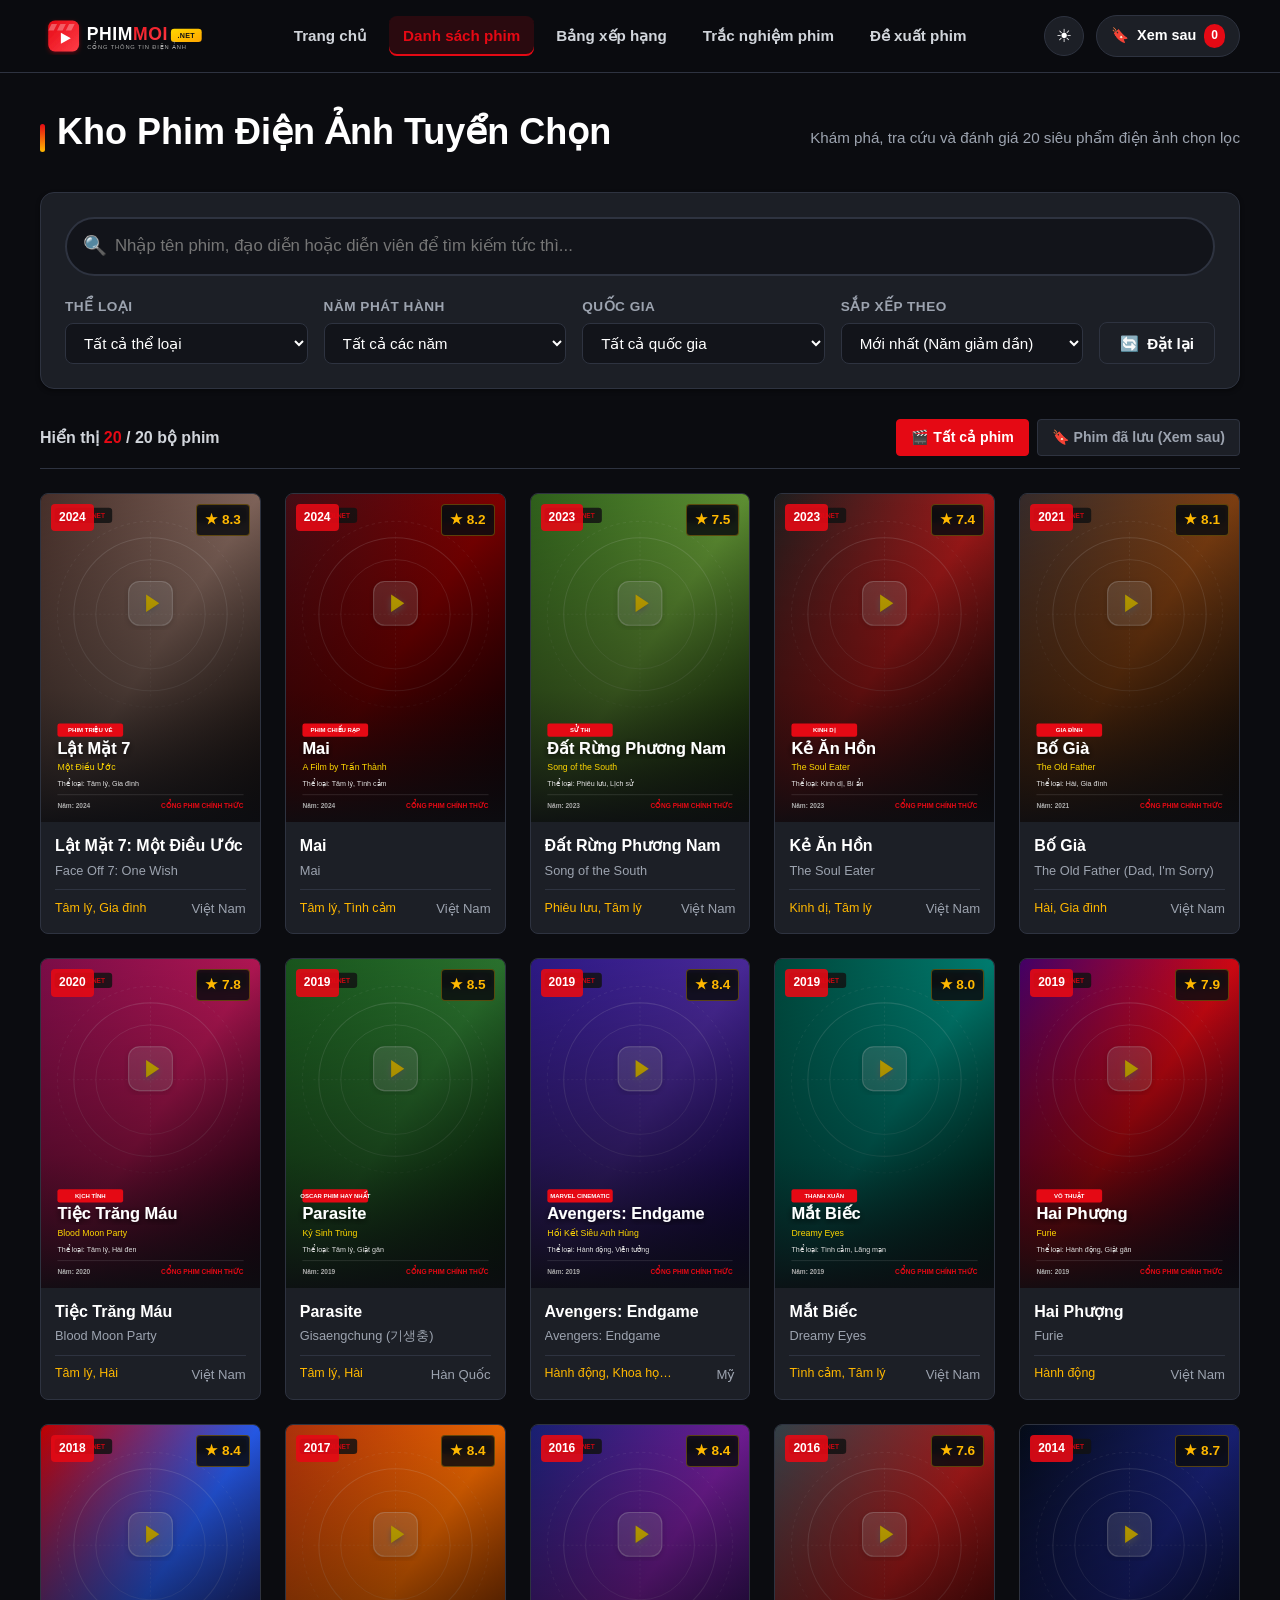
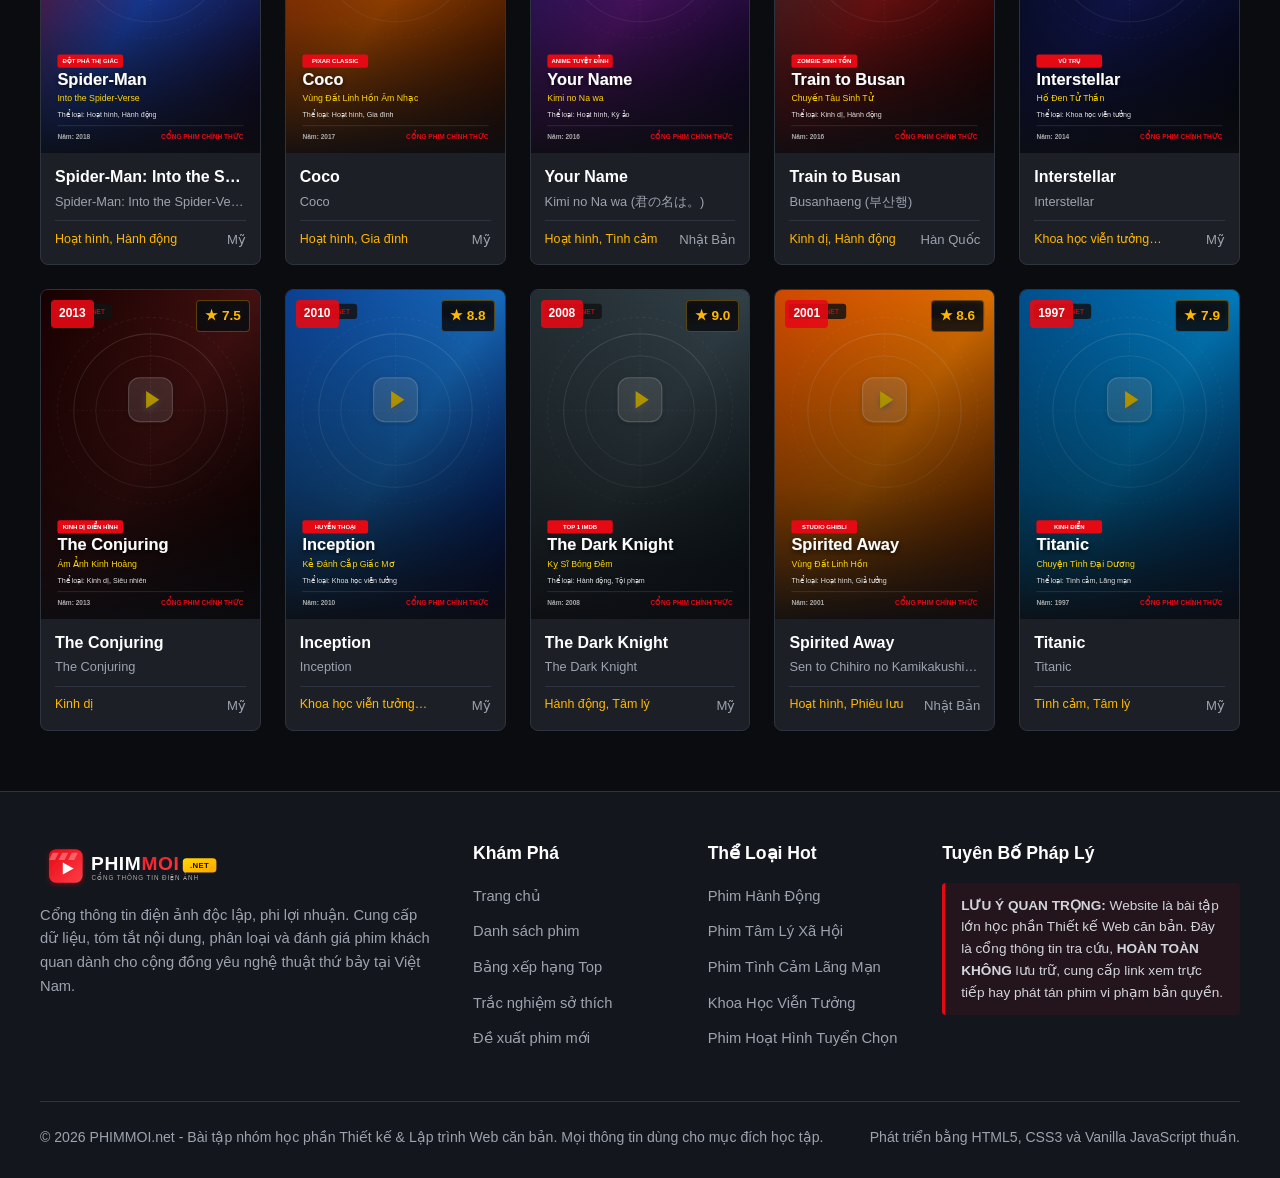
<file: danh-sach-phim.html>
<!DOCTYPE html>
<html lang="vi">
<head>
  <meta charset="UTF-8">
  <meta name="viewport" content="width=device-width, initial-scale=1.0">
  <title>Danh Sách Phim - Tra Cứu & Bộ Lọc Điện Ảnh | PHIMMOI.net</title>
  
  <!-- Favicon -->
  <link rel="icon" type="image/svg+xml" href="images/favicon.svg">

  <!-- File CSS dùng chung và CSS chuyên biệt cho Phim -->
  <link rel="stylesheet" href="css/style.css">
  <link rel="stylesheet" href="css/movies.css">
</head>
<body>

  <!-- ========================================================================
       HEADER & THANH ĐIỀU HƯỚNG (NAVBAR)
       ======================================================================== -->
  <header class="site-header">
    <div class="container">
      <nav class="navbar" aria-label="Thanh điều hướng chính">
        <!-- Logo -->
        <a href="index.html" class="navbar__brand" title="Trang chủ PHIMMOI.net">
          <img src="images/logo.svg" alt="Logo PHIMMOI.net" class="navbar__logo-img">
        </a>

        <!-- Danh sách menu (Đánh dấu active trên Danh sách phim) -->
        <ul class="navbar__menu">
          <li><a href="index.html" class="navbar__link">Trang chủ</a></li>
          <li><a href="danh-sach-phim.html" class="navbar__link active">Danh sách phim</a></li>
          <li><a href="top-phim.html" class="navbar__link">Bảng xếp hạng</a></li>
          <li><a href="trac-nghiem.html" class="navbar__link">Trắc nghiệm phim</a></li>
          <li><a href="lien-he.html" class="navbar__link">Đề xuất phim</a></li>
        </ul>

        <!-- Hành động bên phải -->
        <div class="navbar__actions">
          <button type="button" class="theme-toggle-btn" aria-label="Chuyển đổi giao diện Sáng / Tối" title="Chuyển chế độ xem">&#9728;</button>
          
          <button type="button" class="watchlist-nav-btn" aria-label="Xem danh sách phim đã lưu">
            <span>🔖</span>
            <span class="label-text">Xem sau</span>
            <span class="watchlist-count-badge">0</span>
          </button>

          <button type="button" class="hamburger-btn" aria-label="Mở menu di động" aria-expanded="false">&#9776;</button>
        </div>
      </nav>
    </div>
  </header>

  <!-- ========================================================================
       NỘI DUNG CHÍNH (MAIN)
       ======================================================================== -->
  <main class="container" style="padding-top: 36px; padding-bottom: 60px;">
    
    <!-- Tiêu đề cấp 1 duy nhất của trang -->
    <div class="section-title">
      <h1>Kho Phim Điện Ảnh Tuyển Chọn</h1>
      <span class="section-title__sub">Khám phá, tra cứu và đánh giá 20 siêu phẩm điện ảnh chọn lọc</span>
    </div>

    <!-- BẢNG ĐIỀU KHIỂN BỘ LỌC & TÌM KIẾM ĐA TIÊU CHÍ -->
    <section class="filter-panel" aria-label="Bộ lọc tìm kiếm phim">
      
      <!-- Ô tìm kiếm realtime -->
      <div class="search-box-wrapper">
        <span class="search-icon">🔍</span>
        <input 
          type="search" 
          id="movieSearchInput" 
          class="search-input" 
          placeholder="Nhập tên phim, đạo diễn hoặc diễn viên để tìm kiếm tức thì..." 
          aria-label="Tìm kiếm phim theo từ khóa"
          autocomplete="off"
        >
      </div>

      <!-- Lưới các tiêu chí lọc kết hợp -->
      <div class="filter-controls-grid">
        
        <!-- Tiêu chí 1: Thể loại -->
        <div class="filter-group">
          <label for="filterGenreSelect" class="filter-label">Thể loại</label>
          <select id="filterGenreSelect" class="filter-select">
            <option value="Tất cả">Tất cả thể loại</option>
            <option value="Hành động">Hành động</option>
            <option value="Tâm lý">Tâm lý</option>
            <option value="Tình cảm">Tình cảm</option>
            <option value="Hài">Hài hước</option>
            <option value="Kinh dị">Kinh dị</option>
            <option value="Khoa học viễn tưởng">Khoa học viễn tưởng</option>
            <option value="Hoạt hình">Hoạt hình</option>
            <option value="Phiêu lưu">Phiêu lưu</option>
            <option value="Gia đình">Gia đình</option>
          </select>
        </div>

        <!-- Tiêu chí 2: Năm phát hành -->
        <div class="filter-group">
          <label for="filterYearSelect" class="filter-label">Năm phát hành</label>
          <select id="filterYearSelect" class="filter-select">
            <option value="all">Tất cả các năm</option>
            <option value="2024">Năm 2024 mới nhất</option>
            <option value="2023">Năm 2023</option>
            <option value="2020-2022">Giai đoạn 2020 - 2022</option>
            <option value="2010-2019">Thập niên 2010 - 2019</option>
            <option value="before-2010">Kinh điển trước 2010</option>
          </select>
        </div>

        <!-- Tiêu chí 3: Quốc gia -->
        <div class="filter-group">
          <label for="filterCountrySelect" class="filter-label">Quốc gia</label>
          <select id="filterCountrySelect" class="filter-select">
            <option value="Tất cả">Tất cả quốc gia</option>
            <option value="Việt Nam">Việt Nam</option>
            <option value="Mỹ">Mỹ (Hollywood)</option>
            <option value="Hàn Quốc">Hàn Quốc</option>
            <option value="Nhật Bản">Nhật Bản</option>
          </select>
        </div>

        <!-- Tiêu chí 4: Sắp xếp -->
        <div class="filter-group">
          <label for="filterSortSelect" class="filter-label">Sắp xếp theo</label>
          <select id="filterSortSelect" class="filter-select">
            <option value="newest">Mới nhất (Năm giảm dần)</option>
            <option value="rating-desc">Điểm đánh giá cao nhất</option>
            <option value="title-asc">Tên phim (A &rarr; Z)</option>
          </select>
        </div>

        <!-- Nút đặt lại -->
        <div class="filter-actions">
          <button type="button" id="btnResetFilters" class="btn btn--outline" style="height: 42px;">
            <span>🔄</span> Đặt lại
          </button>
        </div>

      </div>
    </section>

    <!-- THANH TRẠNG THÁI KẾT QUẢ & CHUYỂN TAB XEM SAU -->
    <div class="results-status-bar">
      <div id="resultsCountDisplay" class="results-count-text">
        Hiển thị <span class="results-count-number">20</span> / 20 bộ phim
      </div>

      <!-- Tab chuyển giữa xem tất cả hoặc xem danh sách cá nhân đã lưu -->
      <div class="view-mode-tabs" role="tablist">
        <button type="button" class="view-tab-btn is-active" data-tab="all" role="tab" aria-selected="true">
          🎬 Tất cả phim
        </button>
        <button type="button" class="view-tab-btn" data-tab="watchlist" role="tab" aria-selected="false">
          🔖 Phim đã lưu (Xem sau)
        </button>
      </div>
    </div>

    <!-- LƯỚI CARD PHIM (HIỂN THỊ KẾT QUẢ HOẶC EMPTY STATE) -->
    <section class="movies-grid" id="moviesListGrid" aria-label="Danh sách kết quả phim">
      <!-- Bơm động hoàn toàn bằng JavaScript qua js/search-filter.js -->
    </section>

  </main>

  <!-- ========================================================================
       MODAL: DANH SÁCH "XEM SAU" (DÙNG CHUNG)
       ======================================================================== -->
  <div class="modal-backdrop" id="watchlistModal" role="dialog" aria-modal="true" aria-labelledby="watchlistModalTitle">
    <div class="modal-container">
      <div class="modal-header">
        <h3 class="modal-title" id="watchlistModalTitle">🔖 Phim Đã Lưu (Xem Sau)</h3>
        <button type="button" class="modal-close-btn" aria-label="Đóng cửa sổ">&times;</button>
      </div>
      <div class="modal-body">
        <!-- Render nội dung từ main.js -->
      </div>
      <div class="modal-footer">
        <button type="button" class="btn btn--outline modal-close-btn">Đóng</button>
      </div>
    </div>
  </div>

  <!-- Nút cuộn lên đầu trang -->
  <button type="button" class="scroll-top-btn" aria-label="Cuộn lên đầu trang" title="Lên đầu trang">&#8679;</button>

  <!-- ========================================================================
       FOOTER (CHÂN TRANG)
       ======================================================================== -->
  <footer class="site-footer">
    <div class="container">
      <div class="footer-grid">
        <div class="footer-brand">
          <img src="images/logo.svg" alt="PHIMMOI.net" class="footer-brand__logo">
          <p class="footer-brand__desc">
            Cổng thông tin điện ảnh độc lập, phi lợi nhuận. Cung cấp dữ liệu, tóm tắt nội dung, phân loại và đánh giá phim khách quan dành cho cộng đồng yêu nghệ thuật thứ bảy tại Việt Nam.
          </p>
        </div>

        <div class="footer-col">
          <h4 class="footer-col__title">Khám Phá</h4>
          <ul class="footer-links">
            <li><a href="index.html">Trang chủ</a></li>
            <li><a href="danh-sach-phim.html">Danh sách phim</a></li>
            <li><a href="top-phim.html">Bảng xếp hạng Top</a></li>
            <li><a href="trac-nghiem.html">Trắc nghiệm sở thích</a></li>
            <li><a href="lien-he.html">Đề xuất phim mới</a></li>
          </ul>
        </div>

        <div class="footer-col">
          <h4 class="footer-col__title">Thể Loại Hot</h4>
          <ul class="footer-links">
            <li><a href="danh-sach-phim.html?genre=Hành động">Phim Hành Động</a></li>
            <li><a href="danh-sach-phim.html?genre=Tâm lý">Phim Tâm Lý Xã Hội</a></li>
            <li><a href="danh-sach-phim.html?genre=Tình cảm">Phim Tình Cảm Lãng Mạn</a></li>
            <li><a href="danh-sach-phim.html?genre=Khoa học viễn tưởng">Khoa Học Viễn Tưởng</a></li>
            <li><a href="danh-sach-phim.html?genre=Hoạt hình">Phim Hoạt Hình Tuyển Chọn</a></li>
          </ul>
        </div>

        <div class="footer-col">
          <h4 class="footer-col__title">Tuyên Bố Pháp Lý</h4>
          <div class="footer-disclaimer">
            <strong>LƯU Ý QUAN TRỌNG:</strong> Website là bài tập lớn học phần Thiết kế Web căn bản. Đây là cổng thông tin tra cứu, <strong>HOÀN TOÀN KHÔNG</strong> lưu trữ, cung cấp link xem trực tiếp hay phát tán phim vi phạm bản quyền.
          </div>
        </div>
      </div>

      <div class="footer-bottom">
        <p>&copy; 2026 PHIMMOI.net - Bài tập nhóm học phần Thiết kế &amp; Lập trình Web căn bản. Mọi thông tin dùng cho mục đích học tập.</p>
        <p>Phát triển bằng HTML5, CSS3 và Vanilla JavaScript thuần.</p>
      </div>
    </div>
  </footer>

  <!-- ========================================================================
       CÁC TỆP JAVASCRIPT
       ======================================================================== -->
  <script src="js/movies-data.js"></script>
  <script src="js/main.js"></script>
  <script src="js/search-filter.js"></script>
</body>
</html>
</file>
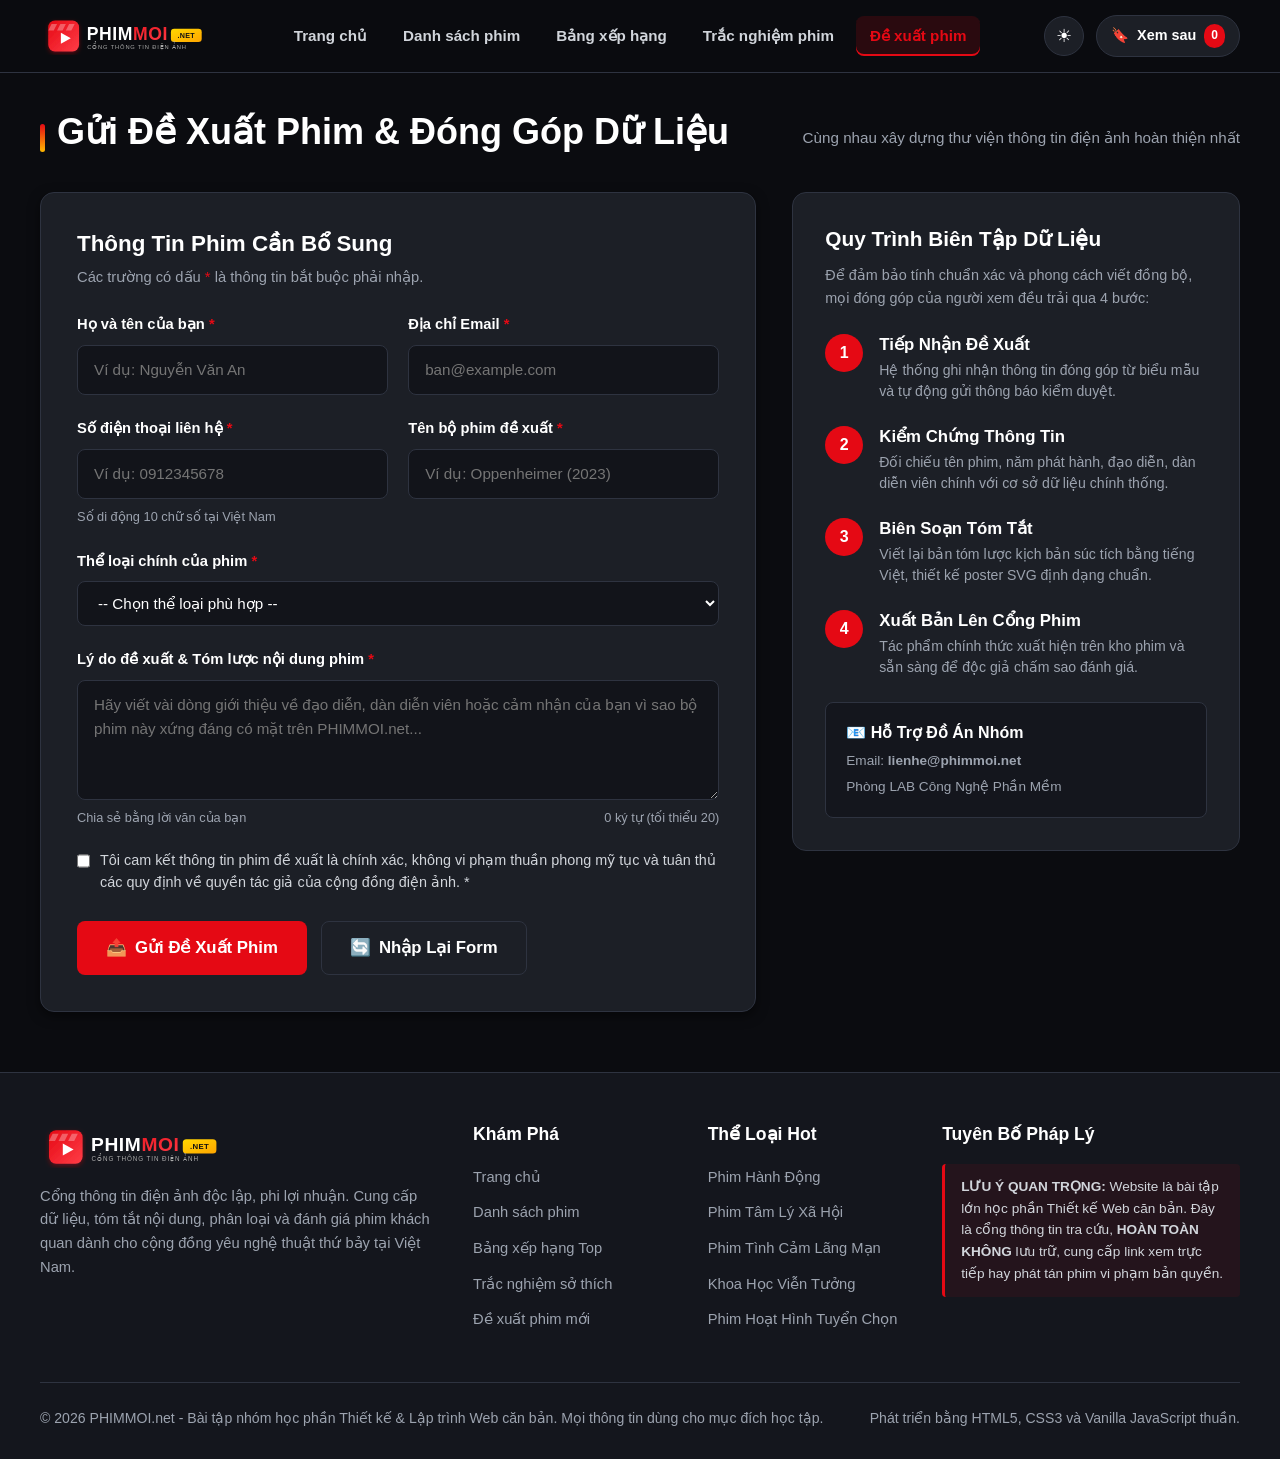
<file: lien-he.html>
<!DOCTYPE html>
<html lang="vi">
<head>
  <meta charset="UTF-8">
  <meta name="viewport" content="width=device-width, initial-scale=1.0">
  <title>Đề Xuất Phim Mới & Liên Hệ Đóng Góp Dữ Liệu | PHIMMOI.net</title>
  
  <!-- Favicon -->
  <link rel="icon" type="image/svg+xml" href="images/favicon.svg">

  <!-- CSS dùng chung -->
  <link rel="stylesheet" href="css/style.css">

  <style>
    /* CSS chuyên biệt cho trang Biểu mẫu đề xuất & Liên hệ */
    .contact-layout {
      display: grid;
      grid-template-columns: 1.6fr 1fr;
      gap: 36px;
      margin-top: 24px;
    }

    .form-card {
      background-color: var(--bg-card);
      border: 1px solid var(--border-color);
      border-radius: var(--radius-lg);
      padding: 36px;
      box-shadow: var(--shadow-md);
    }

    .form-grid-2 {
      display: grid;
      grid-template-columns: 1fr 1fr;
      gap: 20px;
    }

    .form-group {
      margin-bottom: 22px;
      display: flex;
      flex-direction: column;
      gap: 8px;
    }

    .form-label {
      font-size: 0.92rem;
      font-weight: 700;
      color: var(--text-main);
    }

    .form-label .required-mark {
      color: var(--primary);
    }

    .form-control {
      width: 100%;
      padding: 12px 16px;
      background-color: var(--bg-input);
      border: 1.5px solid var(--border-color);
      border-radius: var(--radius-md);
      color: var(--text-main);
      font-size: 0.95rem;
      transition: all var(--transition-fast);
    }

    .form-control:focus {
      border-color: var(--primary);
      box-shadow: 0 0 0 3px rgba(229, 9, 20, 0.2);
      outline: none;
    }

    textarea.form-control {
      resize: vertical;
      min-height: 120px;
    }

    /* Trạng thái lỗi và thành công */
    .form-group.has-error .form-control {
      border-color: #ef4444;
      background-color: rgba(239, 68, 68, 0.05);
    }

    .form-group.has-success .form-control {
      border-color: #10b981;
    }

    .form-error-msg {
      display: none;
      color: #ef4444;
      font-size: 0.82rem;
      font-weight: 600;
      margin-top: 2px;
    }

    .form-hint {
      display: flex;
      justify-content: space-between;
      font-size: 0.8rem;
      color: var(--text-muted);
    }

    /* Checkbox tùy chỉnh */
    .checkbox-label {
      display: flex;
      align-items: flex-start;
      gap: 10px;
      font-size: 0.9rem;
      color: var(--text-body);
      cursor: pointer;
      line-height: 1.5;
    }

    .checkbox-label input[type="checkbox"] {
      width: 18px;
      height: 18px;
      accent-color: var(--primary);
      margin-top: 2px;
      cursor: pointer;
    }

    /* Banner thông báo thành công */
    .success-alert-banner {
      display: none;
      background: linear-gradient(135deg, rgba(16, 185, 129, 0.15), rgba(16, 185, 129, 0.05));
      border: 1.5px solid #10b981;
      border-radius: var(--radius-md);
      padding: 24px;
      margin-bottom: 28px;
      text-align: center;
    }

    .success-alert-banner h3 {
      color: #10b981;
      font-size: 1.4rem;
      margin-bottom: 8px;
    }

    .success-alert-banner p {
      color: var(--text-body);
      font-size: 0.95rem;
      line-height: 1.6;
    }

    /* Cột thông tin bên cạnh */
    .contact-info-card {
      background-color: var(--bg-card);
      border: 1px solid var(--border-color);
      border-radius: var(--radius-lg);
      padding: 32px;
      height: fit-content;
    }

    .process-step {
      display: flex;
      gap: 16px;
      margin-bottom: 24px;
    }

    .process-step-num {
      width: 38px;
      height: 38px;
      border-radius: var(--radius-full);
      background-color: var(--primary);
      color: #ffffff;
      font-weight: 800;
      display: flex;
      align-items: center;
      justify-content: center;
      flex-shrink: 0;
    }

    .process-step-content h4 {
      font-size: 1.05rem;
      color: var(--text-main);
      margin-bottom: 4px;
    }

    .process-step-content p {
      font-size: 0.88rem;
      color: var(--text-muted);
      line-height: 1.5;
    }

    @media (max-width: 900px) {
      .contact-layout {
        grid-template-columns: 1fr;
      }
      .form-grid-2 {
        grid-template-columns: 1fr;
        gap: 0;
      }
      .form-card {
        padding: 24px 18px;
      }
    }
  </style>
</head>
<body>

  <!-- ========================================================================
       HEADER & THANH ĐIỀU HƯỚNG
       ======================================================================== -->
  <header class="site-header">
    <div class="container">
      <nav class="navbar" aria-label="Thanh điều hướng chính">
        <a href="index.html" class="navbar__brand" title="Trang chủ PHIMMOI.net">
          <img src="images/logo.svg" alt="Logo PHIMMOI.net" class="navbar__logo-img">
        </a>

        <!-- Đánh dấu active trên Đề xuất phim -->
        <ul class="navbar__menu">
          <li><a href="index.html" class="navbar__link">Trang chủ</a></li>
          <li><a href="danh-sach-phim.html" class="navbar__link">Danh sách phim</a></li>
          <li><a href="top-phim.html" class="navbar__link">Bảng xếp hạng</a></li>
          <li><a href="trac-nghiem.html" class="navbar__link">Trắc nghiệm phim</a></li>
          <li><a href="lien-he.html" class="navbar__link active">Đề xuất phim</a></li>
        </ul>

        <div class="navbar__actions">
          <button type="button" class="theme-toggle-btn" aria-label="Chuyển đổi giao diện Sáng / Tối" title="Chuyển chế độ xem">&#9728;</button>
          
          <button type="button" class="watchlist-nav-btn" aria-label="Xem danh sách phim đã lưu">
            <span>🔖</span>
            <span class="label-text">Xem sau</span>
            <span class="watchlist-count-badge">0</span>
          </button>

          <button type="button" class="hamburger-btn" aria-label="Mở menu di động" aria-expanded="false">&#9776;</button>
        </div>
      </nav>
    </div>
  </header>

  <!-- ========================================================================
       NỘI DUNG CHÍNH (MAIN)
       ======================================================================== -->
  <main class="container" style="padding-top: 36px; padding-bottom: 60px;">
    
    <div class="section-title">
      <h1>Gửi Đề Xuất Phim &amp; Đóng Góp Dữ Liệu</h1>
      <span class="section-title__sub">Cùng nhau xây dựng thư viện thông tin điện ảnh hoàn thiện nhất</span>
    </div>

    <!-- BANNER BÁO THÀNH CÔNG KHI FORM HỢP LỆ -->
    <div class="success-alert-banner" id="formSuccessBanner" role="alert" aria-live="polite">
      <span style="font-size: 3rem; display: block; margin-bottom: 8px;">🎉✅</span>
      <h3>Gửi Đề Xuất Phim Thành Công!</h3>
      <p>
        Cảm ơn bạn đã đóng góp thông tin cho <strong>PHIMMOI.net</strong>. Ban biên tập đã nhận được thông tin và sẽ tiến hành xác minh dữ liệu, chuẩn hóa thông số trước khi cập nhật bộ phim lên hệ thống trong 24 giờ tới!
      </p>
    </div>

    <div class="contact-layout">
      
      <!-- CỘT TRÁI: BIỂU MẪU ĐỀ XUẤT (FORM) -->
      <section class="form-card" aria-label="Biểu mẫu thông tin đề xuất phim">
        <h2 style="font-size: 1.4rem; color: var(--text-main); margin-bottom: 8px;">Thông Tin Phim Cần Bổ Sung</h2>
        <p style="font-size: 0.92rem; color: var(--text-muted); margin-bottom: 24px;">
          Các trường có dấu <span style="color: var(--primary);">*</span> là thông tin bắt buộc phải nhập.
        </p>

        <form id="movieSuggestForm" novalidate>
          
          <!-- Hàng 1: Họ tên & Email -->
          <div class="form-grid-2">
            <div class="form-group">
              <label for="senderName" class="form-label">Họ và tên của bạn <span class="required-mark">*</span></label>
              <input type="text" id="senderName" class="form-control" placeholder="Ví dụ: Nguyễn Văn An" required>
              <span class="form-error-msg"></span>
            </div>

            <div class="form-group">
              <label for="senderEmail" class="form-label">Địa chỉ Email <span class="required-mark">*</span></label>
              <input type="email" id="senderEmail" class="form-control" placeholder="ban@example.com" required>
              <span class="form-error-msg"></span>
            </div>
          </div>

          <!-- Hàng 2: Số điện thoại & Tên phim đề xuất -->
          <div class="form-grid-2">
            <div class="form-group">
              <label for="senderPhone" class="form-label">Số điện thoại liên hệ <span class="required-mark">*</span></label>
              <input type="tel" id="senderPhone" class="form-control" placeholder="Ví dụ: 0912345678" required>
              <span class="form-hint">Số di động 10 chữ số tại Việt Nam</span>
              <span class="form-error-msg"></span>
            </div>

            <div class="form-group">
              <label for="suggestMovieName" class="form-label">Tên bộ phim đề xuất <span class="required-mark">*</span></label>
              <input type="text" id="suggestMovieName" class="form-control" placeholder="Ví dụ: Oppenheimer (2023)" required>
              <span class="form-error-msg"></span>
            </div>
          </div>

          <!-- Hàng 3: Thể loại chính -->
          <div class="form-group">
            <label for="suggestGenre" class="form-label">Thể loại chính của phim <span class="required-mark">*</span></label>
            <select id="suggestGenre" class="form-control" required>
              <option value="none">-- Chọn thể loại phù hợp --</option>
              <option value="Hành động">Hành động / Phiêu lưu</option>
              <option value="Tâm lý">Tâm lý / Chính kịch</option>
              <option value="Tình cảm">Tình cảm / Lãng mạn</option>
              <option value="Hài">Hài hước</option>
              <option value="Kinh dị">Kinh dị / Rùng rợn</option>
              <option value="Khoa học viễn tưởng">Khoa học viễn tưởng</option>
              <option value="Hoạt hình">Hoạt hình / Anime</option>
              <option value="Gia đình">Gia đình / Tuổi thơ</option>
              <option value="Khác">Thể loại khác</option>
            </select>
            <span class="form-error-msg"></span>
          </div>

          <!-- Hàng 4: Nội dung mô tả / Lý do -->
          <div class="form-group">
            <label for="suggestMessage" class="form-label">Lý do đề xuất &amp; Tóm lược nội dung phim <span class="required-mark">*</span></label>
            <textarea id="suggestMessage" class="form-control" placeholder="Hãy viết vài dòng giới thiệu về đạo diễn, dàn diễn viên hoặc cảm nhận của bạn vì sao bộ phim này xứng đáng có mặt trên PHIMMOI.net..." required></textarea>
            <div class="form-hint">
              <span>Chia sẻ bằng lời văn của bạn</span>
              <span id="charCounter">0 ký tự (tối thiểu 20)</span>
            </div>
            <span class="form-error-msg"></span>
          </div>

          <!-- Hàng 5: Đồng ý điều khoản -->
          <div class="form-group" style="margin-top: 10px;">
            <label class="checkbox-label" for="agreeTerms">
              <input type="checkbox" id="agreeTerms" required>
              <span>Tôi cam kết thông tin phim đề xuất là chính xác, không vi phạm thuần phong mỹ tục và tuân thủ các quy định về quyền tác giả của cộng đồng điện ảnh. <span class="required-mark">*</span></span>
            </label>
            <span class="form-error-msg"></span>
          </div>

          <!-- Nút hành động -->
          <div style="display: flex; gap: 14px; margin-top: 28px; flex-wrap: wrap;">
            <button type="submit" class="btn btn--primary btn--lg">
              <span>📤</span> Gửi Đề Xuất Phim
            </button>
            <button type="reset" class="btn btn--outline btn--lg">
              <span>🔄</span> Nhập Lại Form
            </button>
          </div>

        </form>
      </section>

      <!-- CỘT PHẢI: QUY TRÌNH THẨM ĐỊNH & LIÊN HỆ BAN BIÊN TẬP -->
      <aside class="contact-info-card" aria-label="Quy trình xử lý đóng góp">
        <h3 style="font-size: 1.3rem; color: var(--text-main); margin-bottom: 12px;">Quy Trình Biên Tập Dữ Liệu</h3>
        <p style="font-size: 0.9rem; color: var(--text-muted); line-height: 1.6; margin-bottom: 24px;">
          Để đảm bảo tính chuẩn xác và phong cách viết đồng bộ, mọi đóng góp của người xem đều trải qua 4 bước:
        </p>

        <!-- Bước 1 -->
        <div class="process-step">
          <div class="process-step-num">1</div>
          <div class="process-step-content">
            <h4>Tiếp Nhận Đề Xuất</h4>
            <p>Hệ thống ghi nhận thông tin đóng góp từ biểu mẫu và tự động gửi thông báo kiểm duyệt.</p>
          </div>
        </div>

        <!-- Bước 2 -->
        <div class="process-step">
          <div class="process-step-num">2</div>
          <div class="process-step-content">
            <h4>Kiểm Chứng Thông Tin</h4>
            <p>Đối chiếu tên phim, năm phát hành, đạo diễn, dàn diễn viên chính với cơ sở dữ liệu chính thống.</p>
          </div>
        </div>

        <!-- Bước 3 -->
        <div class="process-step">
          <div class="process-step-num">3</div>
          <div class="process-step-content">
            <h4>Biên Soạn Tóm Tắt</h4>
            <p>Viết lại bản tóm lược kịch bản súc tích bằng tiếng Việt, thiết kế poster SVG định dạng chuẩn.</p>
          </div>
        </div>

        <!-- Bước 4 -->
        <div class="process-step">
          <div class="process-step-num">4</div>
          <div class="process-step-content">
            <h4>Xuất Bản Lên Cổng Phim</h4>
            <p>Tác phẩm chính thức xuất hiện trên kho phim và sẵn sàng để độc giả chấm sao đánh giá.</p>
          </div>
        </div>

        <!-- Hộp liên hệ hỗ trợ trực tiếp -->
        <div style="background-color: var(--bg-secondary); border-radius: var(--radius-md); padding: 20px; border: 1px solid var(--border-color); margin-top: 10px;">
          <h4 style="font-size: 1rem; color: var(--text-main); margin-bottom: 6px;">📧 Hỗ Trợ Đồ Án Nhóm</h4>
          <p style="font-size: 0.85rem; color: var(--text-muted); margin-bottom: 4px;">Email: <strong>lienhe@phimmoi.net</strong></p>
          <p style="font-size: 0.85rem; color: var(--text-muted);">Phòng LAB Công Nghệ Phần Mềm</p>
        </div>
      </aside>

    </div>

  </main>

  <!-- ========================================================================
       MODAL: DANH SÁCH "XEM SAU" (DÙNG CHUNG)
       ======================================================================== -->
  <div class="modal-backdrop" id="watchlistModal" role="dialog" aria-modal="true" aria-labelledby="watchlistModalTitle">
    <div class="modal-container">
      <div class="modal-header">
        <h3 class="modal-title" id="watchlistModalTitle">🔖 Phim Đã Lưu (Xem Sau)</h3>
        <button type="button" class="modal-close-btn" aria-label="Đóng cửa sổ">&times;</button>
      </div>
      <div class="modal-body">
        <!-- Render nội dung từ main.js -->
      </div>
      <div class="modal-footer">
        <button type="button" class="btn btn--outline modal-close-btn">Đóng</button>
      </div>
    </div>
  </div>

  <!-- Nút cuộn lên đầu trang -->
  <button type="button" class="scroll-top-btn" aria-label="Cuộn lên đầu trang" title="Lên đầu trang">&#8679;</button>

  <!-- ========================================================================
       FOOTER (CHÂN TRANG)
       ======================================================================== -->
  <footer class="site-footer">
    <div class="container">
      <div class="footer-grid">
        <div class="footer-brand">
          <img src="images/logo.svg" alt="PHIMMOI.net" class="footer-brand__logo">
          <p class="footer-brand__desc">
            Cổng thông tin điện ảnh độc lập, phi lợi nhuận. Cung cấp dữ liệu, tóm tắt nội dung, phân loại và đánh giá phim khách quan dành cho cộng đồng yêu nghệ thuật thứ bảy tại Việt Nam.
          </p>
        </div>

        <div class="footer-col">
          <h4 class="footer-col__title">Khám Phá</h4>
          <ul class="footer-links">
            <li><a href="index.html">Trang chủ</a></li>
            <li><a href="danh-sach-phim.html">Danh sách phim</a></li>
            <li><a href="top-phim.html">Bảng xếp hạng Top</a></li>
            <li><a href="trac-nghiem.html">Trắc nghiệm sở thích</a></li>
            <li><a href="lien-he.html">Đề xuất phim mới</a></li>
          </ul>
        </div>

        <div class="footer-col">
          <h4 class="footer-col__title">Thể Loại Hot</h4>
          <ul class="footer-links">
            <li><a href="danh-sach-phim.html?genre=Hành động">Phim Hành Động</a></li>
            <li><a href="danh-sach-phim.html?genre=Tâm lý">Phim Tâm Lý Xã Hội</a></li>
            <li><a href="danh-sach-phim.html?genre=Tình cảm">Phim Tình Cảm Lãng Mạn</a></li>
            <li><a href="danh-sach-phim.html?genre=Khoa học viễn tưởng">Khoa Học Viễn Tưởng</a></li>
            <li><a href="danh-sach-phim.html?genre=Hoạt hình">Phim Hoạt Hình Tuyển Chọn</a></li>
          </ul>
        </div>

        <div class="footer-col">
          <h4 class="footer-col__title">Tuyên Bố Pháp Lý</h4>
          <div class="footer-disclaimer">
            <strong>LƯU Ý QUAN TRỌNG:</strong> Website là bài tập lớn học phần Thiết kế Web căn bản. Đây là cổng thông tin tra cứu, <strong>HOÀN TOÀN KHÔNG</strong> lưu trữ, cung cấp link xem trực tiếp hay phát tán phim vi phạm bản quyền.
          </div>
        </div>
      </div>

      <div class="footer-bottom">
        <p>&copy; 2026 PHIMMOI.net - Bài tập nhóm học phần Thiết kế &amp; Lập trình Web căn bản. Mọi thông tin dùng cho mục đích học tập.</p>
        <p>Phát triển bằng HTML5, CSS3 và Vanilla JavaScript thuần.</p>
      </div>
    </div>
  </footer>

  <!-- ========================================================================
       CÁC TỆP JAVASCRIPT
       ======================================================================== -->
  <script src="js/movies-data.js"></script>
  <script src="js/main.js"></script>
  <script src="js/form-validate.js"></script>
</body>
</html>
</file>
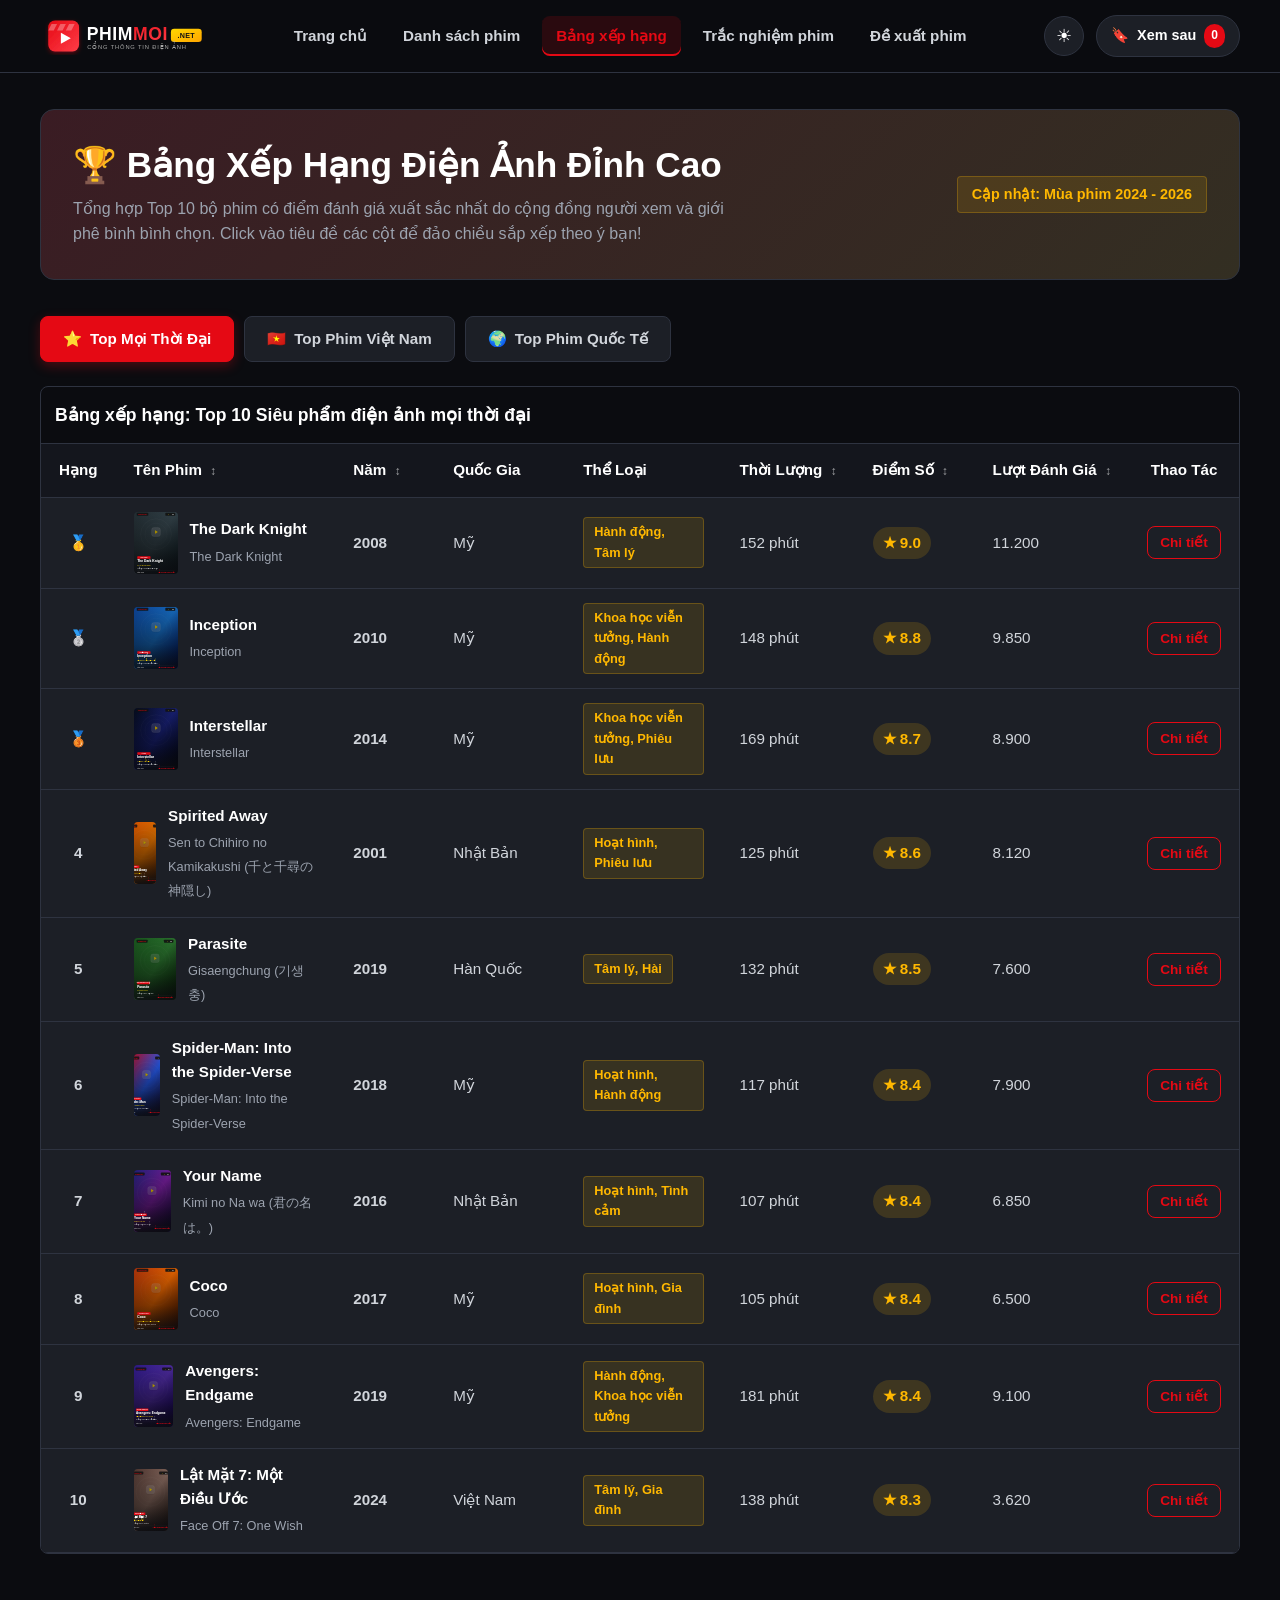
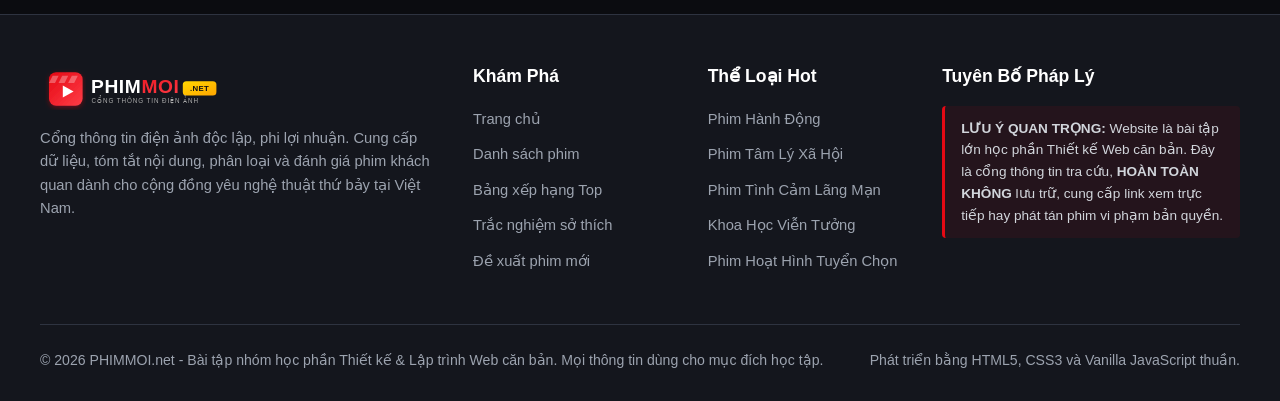
<file: top-phim.html>
<!DOCTYPE html>
<html lang="vi">
<head>
  <meta charset="UTF-8">
  <meta name="viewport" content="width=device-width, initial-scale=1.0">
  <title>Bảng Xếp Hạng Phim - Top 10 Điểm Cao Nhất | PHIMMOI.net</title>
  
  <!-- Favicon -->
  <link rel="icon" type="image/svg+xml" href="images/favicon.svg">

  <!-- CSS dùng chung -->
  <link rel="stylesheet" href="css/style.css">

  <style>
    /* CSS chuyên biệt cho trang Bảng xếp hạng */
    .top-hero-banner {
      background: linear-gradient(135deg, rgba(229, 9, 20, 0.15) 0%, rgba(255, 184, 0, 0.1) 100%), var(--bg-card);
      border: 1px solid var(--border-color);
      border-radius: var(--radius-lg);
      padding: 32px;
      margin-bottom: 36px;
      display: flex;
      align-items: center;
      justify-content: space-between;
      gap: 20px;
      flex-wrap: wrap;
    }

    .top-tabs-nav {
      display: flex;
      gap: 10px;
      margin-bottom: 24px;
      flex-wrap: wrap;
    }

    .top-tab-btn {
      padding: 10px 22px;
      background-color: var(--bg-card);
      border: 1px solid var(--border-color);
      border-radius: var(--radius-md);
      color: var(--text-body);
      font-weight: 700;
      font-size: 0.95rem;
      cursor: pointer;
      display: inline-flex;
      align-items: center;
      gap: 8px;
      transition: all var(--transition-fast);
    }

    .top-tab-btn:hover {
      background-color: var(--bg-card-hover);
      color: var(--primary);
    }

    .top-tab-btn.is-active {
      background-color: var(--primary);
      color: #ffffff;
      border-color: var(--primary);
      box-shadow: 0 4px 12px rgba(229, 9, 20, 0.3);
    }

    /* Phong cách bảng xếp hạng */
    .rank-cell {
      font-size: 1.15rem;
      font-weight: 900;
      text-align: center;
      width: 60px;
    }

    .rank-cell--1 { color: #ffd700; font-size: 1.35rem; }
    .rank-cell--2 { color: #c0c0c0; font-size: 1.25rem; }
    .rank-cell--3 { color: #cd7f32; font-size: 1.2rem; }

    .movie-mini-info {
      display: flex;
      align-items: center;
      gap: 12px;
    }

    .movie-mini-poster {
      width: 44px;
      height: 62px;
      object-fit: cover;
      border-radius: var(--radius-sm);
    }

    .movie-mini-title {
      font-weight: 700;
      color: var(--text-main);
      display: block;
      margin-bottom: 2px;
    }

    .movie-mini-title:hover {
      color: var(--primary);
    }

    .movie-mini-sub {
      font-size: 0.8rem;
      color: var(--text-muted);
    }

    .rating-pill {
      display: inline-flex;
      align-items: center;
      gap: 4px;
      background-color: rgba(255, 184, 0, 0.15);
      color: var(--accent);
      padding: 4px 10px;
      border-radius: var(--radius-full);
      font-weight: 800;
      font-size: 0.95rem;
    }

    /* Tiêu đề cột có thể sắp xếp (Sortable) */
    .sortable-th {
      cursor: pointer;
      user-select: none;
      transition: background-color var(--transition-fast);
    }

    .sortable-th:hover {
      background-color: var(--bg-card-hover);
      color: var(--primary);
    }

    .sort-icon {
      font-size: 0.75rem;
      margin-left: 4px;
      opacity: 0.6;
    }
  </style>
</head>
<body>

  <!-- ========================================================================
       HEADER & THANH ĐIỀU HƯỚNG
       ======================================================================== -->
  <header class="site-header">
    <div class="container">
      <nav class="navbar" aria-label="Thanh điều hướng chính">
        <a href="index.html" class="navbar__brand" title="Trang chủ PHIMMOI.net">
          <img src="images/logo.svg" alt="Logo PHIMMOI.net" class="navbar__logo-img">
        </a>

        <!-- Đánh dấu class active trên Bảng xếp hạng -->
        <ul class="navbar__menu">
          <li><a href="index.html" class="navbar__link">Trang chủ</a></li>
          <li><a href="danh-sach-phim.html" class="navbar__link">Danh sách phim</a></li>
          <li><a href="top-phim.html" class="navbar__link active">Bảng xếp hạng</a></li>
          <li><a href="trac-nghiem.html" class="navbar__link">Trắc nghiệm phim</a></li>
          <li><a href="lien-he.html" class="navbar__link">Đề xuất phim</a></li>
        </ul>

        <div class="navbar__actions">
          <button type="button" class="theme-toggle-btn" aria-label="Chuyển đổi giao diện Sáng / Tối" title="Chuyển chế độ xem">&#9728;</button>
          
          <button type="button" class="watchlist-nav-btn" aria-label="Xem danh sách phim đã lưu">
            <span>🔖</span>
            <span class="label-text">Xem sau</span>
            <span class="watchlist-count-badge">0</span>
          </button>

          <button type="button" class="hamburger-btn" aria-label="Mở menu di động" aria-expanded="false">&#9776;</button>
        </div>
      </nav>
    </div>
  </header>

  <!-- ========================================================================
       NỘI DUNG CHÍNH (MAIN)
       ======================================================================== -->
  <main class="container" style="padding-top: 36px; padding-bottom: 60px;">
    
    <!-- Hero Banner giới thiệu bảng xếp hạng -->
    <section class="top-hero-banner" aria-label="Giới thiệu bảng xếp hạng điện ảnh">
      <div>
        <h1 style="font-size: 2.2rem; color: var(--text-main); margin-bottom: 8px;">🏆 Bảng Xếp Hạng Điện Ảnh Đỉnh Cao</h1>
        <p style="font-size: 1rem; color: var(--text-muted); max-width: 680px;">
          Tổng hợp Top 10 bộ phim có điểm đánh giá xuất sắc nhất do cộng đồng người xem và giới phê bình bình chọn. Click vào tiêu đề các cột để đảo chiều sắp xếp theo ý bạn!
        </p>
      </div>
      <div style="text-align: right;">
        <span class="badge-genre" style="font-size: 0.9rem; padding: 6px 14px;">Cập nhật: Mùa phim 2024 - 2026</span>
      </div>
    </section>

    <!-- HỆ THỐNG TAB CHUYỂN BẢNG XẾP HẠNG -->
    <nav class="top-tabs-nav" role="tablist" aria-label="Lựa chọn phân loại bảng xếp hạng">
      <button type="button" class="top-tab-btn is-active" data-filter="all" role="tab" aria-selected="true">
        <span>⭐</span> Top Mọi Thời Đại
      </button>
      <button type="button" class="top-tab-btn" data-filter="vietnam" role="tab" aria-selected="false">
        <span>🇻🇳</span> Top Phim Việt Nam
      </button>
      <button type="button" class="top-tab-btn" data-filter="international" role="tab" aria-selected="false">
        <span>🌍</span> Top Phim Quốc Tế
      </button>
    </nav>

    <!-- BẢNG DỮ LIỆU ĐÁP ỨNG (RESPONSIVE TABLE CONTAINER) -->
    <div class="table-responsive">
      <table class="custom-table" id="topMoviesTable" aria-label="Bảng xếp hạng phim theo điểm số">
        <caption id="tableCaptionText">Bảng xếp hạng: Top 10 Siêu phẩm điện ảnh mọi thời đại</caption>
        <thead>
          <tr>
            <th scope="col" style="text-align: center; width: 70px;">Hạng</th>
            <th scope="col" class="sortable-th" data-sort="title">Tên Phim <span class="sort-icon">↕</span></th>
            <th scope="col" class="sortable-th" data-sort="year" style="width: 100px;">Năm <span class="sort-icon">↕</span></th>
            <th scope="col" style="width: 130px;">Quốc Gia</th>
            <th scope="col">Thể Loại</th>
            <th scope="col" class="sortable-th" data-sort="duration" style="width: 120px;">Thời Lượng <span class="sort-icon">↕</span></th>
            <th scope="col" class="sortable-th" data-sort="rating" style="width: 120px;">Điểm Số <span class="sort-icon">↕</span></th>
            <th scope="col" class="sortable-th" data-sort="votes" style="width: 130px;">Lượt Đánh Giá <span class="sort-icon">↕</span></th>
            <th scope="col" style="text-align: center; width: 110px;">Thao Tác</th>
          </tr>
        </thead>
        <tbody id="topTableBody">
          <!-- Bơm nội dung bằng JavaScript -->
        </tbody>
      </table>
    </div>

  </main>

  <!-- ========================================================================
       MODAL: DANH SÁCH "XEM SAU" (DÙNG CHUNG)
       ======================================================================== -->
  <div class="modal-backdrop" id="watchlistModal" role="dialog" aria-modal="true" aria-labelledby="watchlistModalTitle">
    <div class="modal-container">
      <div class="modal-header">
        <h3 class="modal-title" id="watchlistModalTitle">🔖 Phim Đã Lưu (Xem Sau)</h3>
        <button type="button" class="modal-close-btn" aria-label="Đóng cửa sổ">&times;</button>
      </div>
      <div class="modal-body">
        <!-- Render nội dung từ main.js -->
      </div>
      <div class="modal-footer">
        <button type="button" class="btn btn--outline modal-close-btn">Đóng</button>
      </div>
    </div>
  </div>

  <!-- Nút cuộn lên đầu trang -->
  <button type="button" class="scroll-top-btn" aria-label="Cuộn lên đầu trang" title="Lên đầu trang">&#8679;</button>

  <!-- ========================================================================
       FOOTER (CHÂN TRANG)
       ======================================================================== -->
  <footer class="site-footer">
    <div class="container">
      <div class="footer-grid">
        <div class="footer-brand">
          <img src="images/logo.svg" alt="PHIMMOI.net" class="footer-brand__logo">
          <p class="footer-brand__desc">
            Cổng thông tin điện ảnh độc lập, phi lợi nhuận. Cung cấp dữ liệu, tóm tắt nội dung, phân loại và đánh giá phim khách quan dành cho cộng đồng yêu nghệ thuật thứ bảy tại Việt Nam.
          </p>
        </div>

        <div class="footer-col">
          <h4 class="footer-col__title">Khám Phá</h4>
          <ul class="footer-links">
            <li><a href="index.html">Trang chủ</a></li>
            <li><a href="danh-sach-phim.html">Danh sách phim</a></li>
            <li><a href="top-phim.html">Bảng xếp hạng Top</a></li>
            <li><a href="trac-nghiem.html">Trắc nghiệm sở thích</a></li>
            <li><a href="lien-he.html">Đề xuất phim mới</a></li>
          </ul>
        </div>

        <div class="footer-col">
          <h4 class="footer-col__title">Thể Loại Hot</h4>
          <ul class="footer-links">
            <li><a href="danh-sach-phim.html?genre=Hành động">Phim Hành Động</a></li>
            <li><a href="danh-sach-phim.html?genre=Tâm lý">Phim Tâm Lý Xã Hội</a></li>
            <li><a href="danh-sach-phim.html?genre=Tình cảm">Phim Tình Cảm Lãng Mạn</a></li>
            <li><a href="danh-sach-phim.html?genre=Khoa học viễn tưởng">Khoa Học Viễn Tưởng</a></li>
            <li><a href="danh-sach-phim.html?genre=Hoạt hình">Phim Hoạt Hình Tuyển Chọn</a></li>
          </ul>
        </div>

        <div class="footer-col">
          <h4 class="footer-col__title">Tuyên Bố Pháp Lý</h4>
          <div class="footer-disclaimer">
            <strong>LƯU Ý QUAN TRỌNG:</strong> Website là bài tập lớn học phần Thiết kế Web căn bản. Đây là cổng thông tin tra cứu, <strong>HOÀN TOÀN KHÔNG</strong> lưu trữ, cung cấp link xem trực tiếp hay phát tán phim vi phạm bản quyền.
          </div>
        </div>
      </div>

      <div class="footer-bottom">
        <p>&copy; 2026 PHIMMOI.net - Bài tập nhóm học phần Thiết kế &amp; Lập trình Web căn bản. Mọi thông tin dùng cho mục đích học tập.</p>
        <p>Phát triển bằng HTML5, CSS3 và Vanilla JavaScript thuần.</p>
      </div>
    </div>
  </footer>

  <!-- ========================================================================
       CÁC TỆP JAVASCRIPT
       ======================================================================== -->
  <script src="js/movies-data.js"></script>
  <script src="js/main.js"></script>

  <!-- Script điều khiển bảng xếp hạng -->
  <script>
    /**
     * ========================================================================
     * XỬ LÝ DỮ LIỆU BẢNG XẾP HẠNG & SẮP XẾP CỘT
     * ========================================================================
     */
    let currentTopCategory = "all"; // 'all' | 'vietnam' | 'international'
    let currentSortColumn = "rating"; // 'rating' | 'title' | 'year' | 'duration' | 'votes'
    let isSortAscending = false; // Mặc định giảm dần theo điểm

    document.addEventListener("DOMContentLoaded", function () {
      initTopTabs();
      initSortableHeaders();
      renderTopTable();
    });

    /**
     * Khởi tạo chuyển tab bảng xếp hạng
     */
    function initTopTabs() {
      const tabButtons = document.querySelectorAll(".top-tab-btn");
      tabButtons.forEach(btn => {
        btn.addEventListener("click", function () {
          tabButtons.forEach(b => {
            b.classList.remove("is-active");
            b.setAttribute("aria-selected", "false");
          });

          this.classList.add("is-active");
          this.setAttribute("aria-selected", "true");

          currentTopCategory = this.getAttribute("data-filter");
          
          // Cập nhật caption bảng
          const caption = document.getElementById("tableCaptionText");
          if (caption) {
            if (currentTopCategory === "all") caption.textContent = "Bảng xếp hạng: Top 10 Siêu phẩm điện ảnh mọi thời đại";
            else if (currentTopCategory === "vietnam") caption.textContent = "Bảng xếp hạng: Top Phim Điện Ảnh Việt Nam Xuất Sắc";
            else if (currentTopCategory === "international") caption.textContent = "Bảng xếp hạng: Top Phim Quốc Tế Kinh Điển";
          }

          renderTopTable();
        });
      });
    }

    /**
     * Khởi tạo các tiêu đề cột có thể sắp xếp
     */
    function initSortableHeaders() {
      const headers = document.querySelectorAll(".sortable-th");
      headers.forEach(th => {
        th.addEventListener("click", function () {
          const sortKey = this.getAttribute("data-sort");

          if (currentSortColumn === sortKey) {
            isSortAscending = !isSortAscending;
          } else {
            currentSortColumn = sortKey;
            isSortAscending = (sortKey === "title"); // Tên xếp A-Z trước, số xếp giảm dần trước
          }

          // Cập nhật icon mũi tên
          headers.forEach(h => {
            const icon = h.querySelector(".sort-icon");
            if (h === th) {
              icon.textContent = isSortAscending ? "▲" : "▼";
            } else {
              icon.textContent = "↕";
            }
          });

          renderTopTable();
        });
      });
    }

    /**
     * Lọc và sắp xếp dữ liệu cho bảng xếp hạng
     */
    function getTopMoviesList() {
      if (!window.MOVIES_DATABASE) return [];

      let list = [...window.MOVIES_DATABASE];

      // Lọc theo danh mục
      if (currentTopCategory === "vietnam") {
        list = list.filter(m => m.country === "Việt Nam");
      } else if (currentTopCategory === "international") {
        list = list.filter(m => m.country !== "Việt Nam");
      }

      // Sắp xếp theo cột
      list.sort((a, b) => {
        let valA, valB;
        if (currentSortColumn === "rating") {
          valA = a.rating; valB = b.rating;
        } else if (currentSortColumn === "title") {
          return isSortAscending 
            ? a.title.localeCompare(b.title, "vi") 
            : b.title.localeCompare(a.title, "vi");
        } else if (currentSortColumn === "year") {
          valA = a.year; valB = b.year;
        } else if (currentSortColumn === "duration") {
          valA = a.duration; valB = b.duration;
        } else if (currentSortColumn === "votes") {
          valA = a.voteCount; valB = b.voteCount;
        }

        if (isSortAscending) {
          return valA > valB ? 1 : -1;
        } else {
          return valA < valB ? 1 : -1;
        }
      });

      // Lấy tối đa 10 phim
      return list.slice(0, 10);
    }

    /**
     * Render bảng xếp hạng HTML
     */
    function renderTopTable() {
      const tbody = document.getElementById("topTableBody");
      if (!tbody) return;

      const topList = getTopMoviesList();

      if (topList.length === 0) {
        tbody.innerHTML = `<tr><td colspan="9" style="text-align: center; padding: 30px; color: var(--text-muted);">Không có dữ liệu phim</td></tr>`;
        return;
      }

      tbody.innerHTML = topList.map((movie, index) => {
        const rank = index + 1;
        let rankClass = "";
        let medal = "";
        if (rank === 1) { rankClass = "rank-cell--1"; medal = "🥇"; }
        else if (rank === 2) { rankClass = "rank-cell--2"; medal = "🥈"; }
        else if (rank === 3) { rankClass = "rank-cell--3"; medal = "🥉"; }

        return `
          <tr>
            <td class="rank-cell ${rankClass}">
              ${medal || rank}
            </td>
            <td>
              <div class="movie-mini-info">
                <a href="chi-tiet-phim.html?id=${movie.id}">
                  <img src="${movie.poster}" alt="${movie.title}" class="movie-mini-poster" loading="lazy">
                </a>
                <div>
                  <a href="chi-tiet-phim.html?id=${movie.id}" class="movie-mini-title">${movie.title}</a>
                  <span class="movie-mini-sub">${movie.originalTitle || movie.title}</span>
                </div>
              </div>
            </td>
            <td><strong>${movie.year}</strong></td>
            <td>${movie.country}</td>
            <td>
              <span class="badge-genre">${movie.genres.join(', ')}</span>
            </td>
            <td>${movie.durationText}</td>
            <td>
              <span class="rating-pill">★ ${movie.rating.toFixed(1)}</span>
            </td>
            <td>${movie.voteCount.toLocaleString('vi-VN')}</td>
            <td style="text-align: center;">
              <a href="chi-tiet-phim.html?id=${movie.id}" class="btn btn--outline-primary btn--sm">Chi tiết</a>
            </td>
          </tr>
        `;
      }).join("");
    }
  </script>
</body>
</html>
</file>
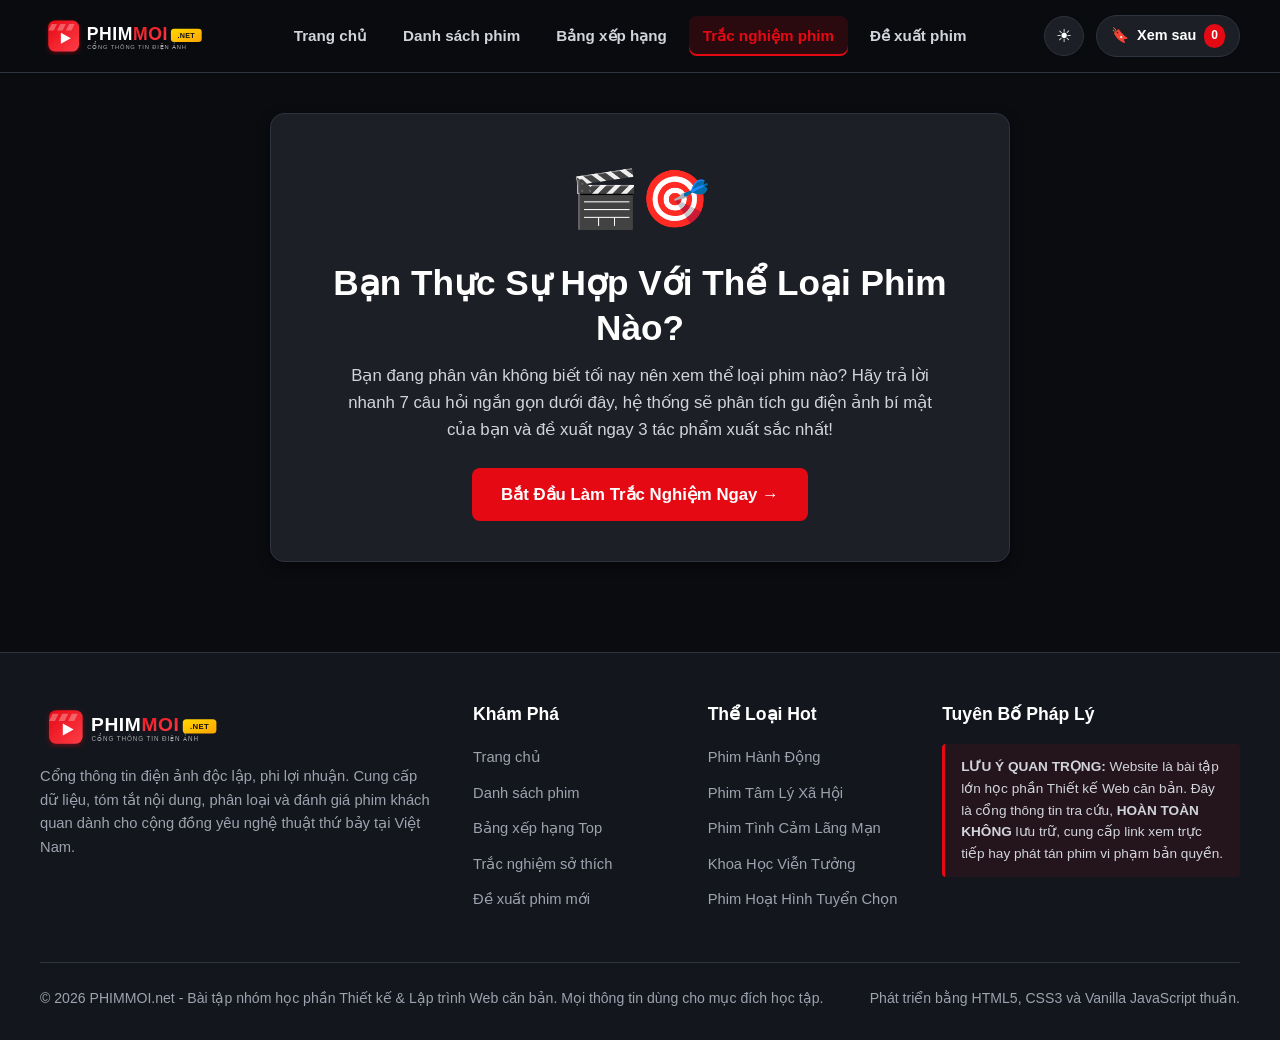
<file: trac-nghiem.html>
<!DOCTYPE html>
<html lang="vi">
<head>
  <meta charset="UTF-8">
  <meta name="viewport" content="width=device-width, initial-scale=1.0">
  <title>Trắc Nghiệm Phim - Khám Phá Gu Điện Ảnh Cá Nhân | PHIMMOI.net</title>
  
  <!-- Favicon -->
  <link rel="icon" type="image/svg+xml" href="images/favicon.svg">

  <!-- CSS dùng chung và CSS chuyên biệt cho Quiz -->
  <link rel="stylesheet" href="css/style.css">
  <link rel="stylesheet" href="css/quiz.css">
</head>
<body>

  <!-- ========================================================================
       HEADER & THANH ĐIỀU HƯỚNG
       ======================================================================== -->
  <header class="site-header">
    <div class="container">
      <nav class="navbar" aria-label="Thanh điều hướng chính">
        <a href="index.html" class="navbar__brand" title="Trang chủ PHIMMOI.net">
          <img src="images/logo.svg" alt="Logo PHIMMOI.net" class="navbar__logo-img">
        </a>

        <!-- Đánh dấu active trên Trắc nghiệm phim -->
        <ul class="navbar__menu">
          <li><a href="index.html" class="navbar__link">Trang chủ</a></li>
          <li><a href="danh-sach-phim.html" class="navbar__link">Danh sách phim</a></li>
          <li><a href="top-phim.html" class="navbar__link">Bảng xếp hạng</a></li>
          <li><a href="trac-nghiem.html" class="navbar__link active">Trắc nghiệm phim</a></li>
          <li><a href="lien-he.html" class="navbar__link">Đề xuất phim</a></li>
        </ul>

        <div class="navbar__actions">
          <button type="button" class="theme-toggle-btn" aria-label="Chuyển đổi giao diện Sáng / Tối" title="Chuyển chế độ xem">&#9728;</button>
          
          <button type="button" class="watchlist-nav-btn" aria-label="Xem danh sách phim đã lưu">
            <span>🔖</span>
            <span class="label-text">Xem sau</span>
            <span class="watchlist-count-badge">0</span>
          </button>

          <button type="button" class="hamburger-btn" aria-label="Mở menu di động" aria-expanded="false">&#9776;</button>
        </div>
      </nav>
    </div>
  </header>

  <!-- ========================================================================
       NỘI DUNG CHÍNH (MAIN)
       ======================================================================== -->
  <main class="container quiz-wrapper" style="padding-top: 40px; padding-bottom: 60px;">
    
    <!-- Vùng chứa toàn bộ ứng dụng trắc nghiệm (render qua js/quiz.js) -->
    <div id="quizAppContainer">
      <div style="text-align: center; padding: 60px 20px; color: var(--text-muted);">
        <p style="font-size: 2rem; margin-bottom: 12px;">⏳</p>
        <p>Đang tải bài trắc nghiệm điện ảnh...</p>
      </div>
    </div>

  </main>

  <!-- ========================================================================
       MODAL: DANH SÁCH "XEM SAU" (DÙNG CHUNG)
       ======================================================================== -->
  <div class="modal-backdrop" id="watchlistModal" role="dialog" aria-modal="true" aria-labelledby="watchlistModalTitle">
    <div class="modal-container">
      <div class="modal-header">
        <h3 class="modal-title" id="watchlistModalTitle">🔖 Phim Đã Lưu (Xem Sau)</h3>
        <button type="button" class="modal-close-btn" aria-label="Đóng cửa sổ">&times;</button>
      </div>
      <div class="modal-body">
        <!-- Render nội dung từ main.js -->
      </div>
      <div class="modal-footer">
        <button type="button" class="btn btn--outline modal-close-btn">Đóng</button>
      </div>
    </div>
  </div>

  <!-- Nút cuộn lên đầu trang -->
  <button type="button" class="scroll-top-btn" aria-label="Cuộn lên đầu trang" title="Lên đầu trang">&#8679;</button>

  <!-- ========================================================================
       FOOTER (CHÂN TRANG)
       ======================================================================== -->
  <footer class="site-footer">
    <div class="container">
      <div class="footer-grid">
        <div class="footer-brand">
          <img src="images/logo.svg" alt="PHIMMOI.net" class="footer-brand__logo">
          <p class="footer-brand__desc">
            Cổng thông tin điện ảnh độc lập, phi lợi nhuận. Cung cấp dữ liệu, tóm tắt nội dung, phân loại và đánh giá phim khách quan dành cho cộng đồng yêu nghệ thuật thứ bảy tại Việt Nam.
          </p>
        </div>

        <div class="footer-col">
          <h4 class="footer-col__title">Khám Phá</h4>
          <ul class="footer-links">
            <li><a href="index.html">Trang chủ</a></li>
            <li><a href="danh-sach-phim.html">Danh sách phim</a></li>
            <li><a href="top-phim.html">Bảng xếp hạng Top</a></li>
            <li><a href="trac-nghiem.html">Trắc nghiệm sở thích</a></li>
            <li><a href="lien-he.html">Đề xuất phim mới</a></li>
          </ul>
        </div>

        <div class="footer-col">
          <h4 class="footer-col__title">Thể Loại Hot</h4>
          <ul class="footer-links">
            <li><a href="danh-sach-phim.html?genre=Hành động">Phim Hành Động</a></li>
            <li><a href="danh-sach-phim.html?genre=Tâm lý">Phim Tâm Lý Xã Hội</a></li>
            <li><a href="danh-sach-phim.html?genre=Tình cảm">Phim Tình Cảm Lãng Mạn</a></li>
            <li><a href="danh-sach-phim.html?genre=Khoa học viễn tưởng">Khoa Học Viễn Tưởng</a></li>
            <li><a href="danh-sach-phim.html?genre=Hoạt hình">Phim Hoạt Hình Tuyển Chọn</a></li>
          </ul>
        </div>

        <div class="footer-col">
          <h4 class="footer-col__title">Tuyên Bố Pháp Lý</h4>
          <div class="footer-disclaimer">
            <strong>LƯU Ý QUAN TRỌNG:</strong> Website là bài tập lớn học phần Thiết kế Web căn bản. Đây là cổng thông tin tra cứu, <strong>HOÀN TOÀN KHÔNG</strong> lưu trữ, cung cấp link xem trực tiếp hay phát tán phim vi phạm bản quyền.
          </div>
        </div>
      </div>

      <div class="footer-bottom">
        <p>&copy; 2026 PHIMMOI.net - Bài tập nhóm học phần Thiết kế &amp; Lập trình Web căn bản. Mọi thông tin dùng cho mục đích học tập.</p>
        <p>Phát triển bằng HTML5, CSS3 và Vanilla JavaScript thuần.</p>
      </div>
    </div>
  </footer>

  <!-- ========================================================================
       CÁC TỆP JAVASCRIPT
       ======================================================================== -->
  <script src="js/movies-data.js"></script>
  <script src="js/main.js"></script>
  <script src="js/quiz.js"></script>
</body>
</html>
</file>
<file: css/style.css>
/**
 * ==============================================================================
 * DỰ ÁN CỔNG THÔNG TIN ĐIỆN ẢNH - PHIMMOI.NET
 * File: css/style.css
 * Mô tả: Toàn bộ CSS dùng chung cho hệ thống 6 trang web:
 *        - CSS Variables (Theme tối chuẩn điện ảnh & Theme sáng)
 *        - Reset CSS & Typography
 *        - Header, Navigation bar & Hamburger Menu
 *        - Card phim BEM dùng chung
 *        - Nút bấm, Huy hiệu (Badges), Bảng, Modal, Nút lên đầu trang
 *        - Footer và Media Queries Responsive (1024px, 768px, 480px)
 * ==============================================================================
 */

/* ==========================================================================
   1. KHAI BÁO BIẾN CSS (CSS VARIABLES)
   ========================================================================== */
:root {
  /* Bảng màu chính - Dark Mode (Mặc định) */
  --bg-primary: #0b0c10;       /* Nền đen sâu chủ đạo */
  --bg-secondary: #14161d;     /* Nền khu vực phụ, section */
  --bg-card: #1c1f26;          /* Nền thẻ phim, card */
  --bg-card-hover: #252932;    /* Nền thẻ phim khi hover */
  --bg-input: #12141a;         /* Nền ô nhập liệu */
  --border-color: #2e3340;     /* Viền nhẹ nhàng */
  
  --primary: #e50914;          /* Đỏ điện ảnh đặc trưng */
  --primary-hover: #f40612;    /* Đỏ sáng khi hover */
  --accent: #ffb800;           /* Vàng ánh kim (sao, điểm, nhấn) */
  --accent-hover: #ffa500;     /* Cam vàng */

  --text-main: #ffffff;        /* Chữ trắng sáng tiêu đề */
  --text-body: #d1d5db;        /* Chữ nội dung đọc dễ chịu */
  --text-muted: #9ca3af;       /* Chữ phụ, ngày tháng */
  --text-inverse: #0b0c10;     /* Chữ đảo ngược cho nền sáng */

  /* Hiệu ứng bóng đổ */
  --shadow-sm: 0 2px 4px rgba(0, 0, 0, 0.4);
  --shadow-md: 0 4px 12px rgba(0, 0, 0, 0.5);
  --shadow-lg: 0 10px 25px rgba(0, 0, 0, 0.7);
  --shadow-glow: 0 0 18px rgba(229, 9, 20, 0.35);

  /* Bo góc */
  --radius-sm: 4px;
  --radius-md: 8px;
  --radius-lg: 14px;
  --radius-full: 9999px;

  /* Thời gian chuyển động */
  --transition-fast: 0.2s ease;
  --transition-normal: 0.3s ease;
  --transition-slow: 0.5s ease;

  /* Font chữ hệ thống không phụ thuộc internet */
  --font-family: -apple-system, BlinkMacSystemFont, "Segoe UI", Roboto, "Helvetica Neue", Arial, sans-serif;
  --max-width: 1240px;
}

/* Theme sáng (Kích hoạt khi body có class .light-mode) */
body.light-mode {
  --bg-primary: #f4f5f8;
  --bg-secondary: #ffffff;
  --bg-card: #ffffff;
  --bg-card-hover: #f0f2f5;
  --bg-input: #ffffff;
  --border-color: #e2e8f0;

  --primary: #d30813;
  --primary-hover: #b00710;
  --accent: #d97706;
  --accent-hover: #b45309;

  --text-main: #0f172a;
  --text-body: #334155;
  --text-muted: #64748b;
  --text-inverse: #ffffff;

  --shadow-sm: 0 2px 4px rgba(0, 0, 0, 0.06);
  --shadow-md: 0 4px 12px rgba(0, 0, 0, 0.08);
  --shadow-lg: 0 10px 25px rgba(0, 0, 0, 0.12);
  --shadow-glow: 0 0 15px rgba(211, 8, 19, 0.2);
}

/* ==========================================================================
   2. RESET CSS & TYPOGRAPHY CĂN BẢN
   ========================================================================== */
*, *::before, *::after {
  box-sizing: border-box;
  margin: 0;
  padding: 0;
}

html {
  font-size: 16px; /* Chuẩn tiếp cận: tối thiểu 16px */
  scroll-behavior: smooth;
}

body {
  font-family: var(--font-family);
  background-color: var(--bg-primary);
  color: var(--text-body);
  line-height: 1.6;
  min-height: 100vh;
  display: flex;
  flex-direction: column;
  transition: background-color var(--transition-normal), color var(--transition-normal);
  overflow-x: hidden;
}

a {
  color: inherit;
  text-decoration: none;
  transition: color var(--transition-fast);
}

a:focus-visible, button:focus-visible, input:focus-visible, select:focus-visible, textarea:focus-visible {
  outline: 2px solid var(--accent);
  outline-offset: 3px;
}

img, svg {
  max-width: 100%;
  height: auto;
  display: block;
}

ul, ol {
  list-style: none;
}

button, input, select, textarea {
  font: inherit;
  color: inherit;
}

/* Căn giữa vùng nội dung chính */
.container {
  width: 100%;
  max-width: var(--max-width);
  margin-left: auto;
  margin-right: auto;
  padding-left: 20px;
  padding-right: 20px;
}

/* Tiêu đề cấp bậc chuẩn SEO và ngữ nghĩa */
h1, h2, h3, h4, h5, h6 {
  color: var(--text-main);
  font-weight: 700;
  line-height: 1.3;
}

h1 { font-size: 2.25rem; margin-bottom: 0.75rem; }
h2 { font-size: 1.75rem; margin-bottom: 0.65rem; }
h3 { font-size: 1.35rem; margin-bottom: 0.5rem; }
h4 { font-size: 1.15rem; margin-bottom: 0.4rem; }

/* Tiêu đề section có vạch gạch màu đỏ phong cách điện ảnh */
.section-title {
  display: flex;
  align-items: center;
  gap: 12px;
  margin-bottom: 24px;
  position: relative;
}

.section-title::before {
  content: "";
  display: inline-block;
  width: 5px;
  height: 28px;
  background: linear-gradient(to bottom, var(--primary), var(--accent));
  border-radius: var(--radius-sm);
}

.section-title__sub {
  font-size: 0.95rem;
  font-weight: normal;
  color: var(--text-muted);
  margin-left: auto;
}

/* ==========================================================================
   3. HEADER & THANH ĐIỀU HƯỚNG (NAVBAR)
   ========================================================================== */
.site-header {
  position: sticky;
  top: 0;
  z-index: 1000;
  background-color: rgba(11, 12, 16, 0.92);
  backdrop-filter: blur(10px);
  -webkit-backdrop-filter: blur(10px);
  border-bottom: 1px solid var(--border-color);
  transition: background-color var(--transition-normal), border-color var(--transition-normal);
}

body.light-mode .site-header {
  background-color: rgba(255, 255, 255, 0.95);
}

.navbar {
  display: flex;
  align-items: center;
  justify-content: space-between;
  height: 72px;
}

/* Logo thương hiệu */
.navbar__brand {
  display: flex;
  align-items: center;
  gap: 10px;
}

.navbar__logo-img {
  height: 44px;
  width: auto;
}

/* Danh sách menu chính */
.navbar__menu {
  display: flex;
  align-items: center;
  gap: 8px;
}

.navbar__link {
  font-size: 0.95rem;
  font-weight: 600;
  padding: 8px 14px;
  border-radius: var(--radius-md);
  color: var(--text-body);
  display: inline-flex;
  align-items: center;
  gap: 6px;
  transition: all var(--transition-fast);
}

.navbar__link:hover {
  color: var(--primary);
  background-color: rgba(229, 9, 20, 0.08);
}

/* Đánh dấu trang hiện tại theo yêu cầu rubric */
.navbar__link.active {
  color: var(--primary);
  background-color: rgba(229, 9, 20, 0.14);
  box-shadow: inset 0 -2px 0 var(--primary);
}

/* Khu vực hành động bên phải: Theme toggle, Watchlist badge, Hamburger */
.navbar__actions {
  display: flex;
  align-items: center;
  gap: 12px;
}

/* Nút chuyển đổi Dark/Light mode */
.theme-toggle-btn {
  background: var(--bg-card);
  border: 1px solid var(--border-color);
  color: var(--text-main);
  width: 40px;
  height: 40px;
  border-radius: var(--radius-full);
  display: inline-flex;
  align-items: center;
  justify-content: center;
  cursor: pointer;
  font-size: 1.1rem;
  transition: all var(--transition-fast);
}

.theme-toggle-btn:hover {
  background-color: var(--primary);
  color: #ffffff;
  border-color: var(--primary);
  transform: rotate(15deg);
}

/* Nút mở danh sách Xem sau trên nav bar */
.watchlist-nav-btn {
  background: var(--bg-card);
  border: 1px solid var(--border-color);
  color: var(--text-main);
  padding: 8px 14px;
  border-radius: var(--radius-full);
  font-size: 0.9rem;
  font-weight: 600;
  display: inline-flex;
  align-items: center;
  gap: 8px;
  cursor: pointer;
  transition: all var(--transition-fast);
}

.watchlist-nav-btn:hover {
  border-color: var(--accent);
  color: var(--accent);
}

.watchlist-count-badge {
  background-color: var(--primary);
  color: #ffffff;
  font-size: 0.75rem;
  font-weight: 700;
  padding: 2px 7px;
  border-radius: var(--radius-full);
}

/* Nút Hamburger cho di động */
.hamburger-btn {
  display: none;
  background: none;
  border: none;
  color: var(--text-main);
  font-size: 1.6rem;
  cursor: pointer;
  padding: 4px;
  line-height: 1;
}

/* ==========================================================================
   4. THẺ PHIM BEM (MOVIE CARD) - DÙNG CHUNG TOÀN HỆ THỐNG
   ========================================================================== */
.movies-grid {
  display: grid;
  grid-template-columns: repeat(auto-fill, minmax(215px, 1fr));
  gap: 24px;
}

.movie-card {
  background-color: var(--bg-card);
  border-radius: var(--radius-md);
  overflow: hidden;
  border: 1px solid var(--border-color);
  display: flex;
  flex-direction: column;
  transition: transform var(--transition-normal), box-shadow var(--transition-normal), border-color var(--transition-normal);
  position: relative;
}

.movie-card:hover {
  transform: translateY(-7px);
  box-shadow: var(--shadow-lg), var(--shadow-glow);
  border-color: var(--primary);
}

/* Khung ảnh Poster */
.movie-card__poster-wrapper {
  position: relative;
  width: 100%;
  aspect-ratio: 2 / 3;
  overflow: hidden;
  background-color: #1a1a1a;
}

.movie-card__poster {
  width: 100%;
  height: 100%;
  object-fit: cover;
  transition: transform var(--transition-slow);
}

.movie-card:hover .movie-card__poster {
  transform: scale(1.06);
}

/* Overlay xuất hiện khi hover lên card theo rubric */
.movie-card__overlay {
  /* Lý do dùng position: absolute: để phủ hoàn toàn lên poster khi di chuột mà không chiếm layout luồng */
  position: absolute;
  top: 0;
  left: 0;
  right: 0;
  bottom: 0;
  background: linear-gradient(to top, rgba(11, 12, 16, 0.95) 15%, rgba(11, 12, 16, 0.4) 60%, rgba(11, 12, 16, 0.1) 100%);
  display: flex;
  flex-direction: column;
  justify-content: flex-end;
  padding: 16px;
  opacity: 0;
  transition: opacity var(--transition-normal);
}

.movie-card:hover .movie-card__overlay {
  opacity: 1;
}

/* Nút xem chi tiết trong overlay */
.movie-card__overlay-btn {
  background-color: var(--primary);
  color: #ffffff;
  padding: 8px 12px;
  border-radius: var(--radius-sm);
  font-size: 0.85rem;
  font-weight: 700;
  text-align: center;
  margin-top: 8px;
  box-shadow: var(--shadow-sm);
}

.movie-card__overlay-btn:hover {
  background-color: var(--primary-hover);
}

/* Huy hiệu điểm đánh giá */
.movie-card__rating-badge {
  /* Lý do dùng position: absolute: gắn cố định góc trên bên phải của card phim */
  position: absolute;
  top: 10px;
  right: 10px;
  background-color: rgba(11, 12, 16, 0.85);
  backdrop-filter: blur(4px);
  color: var(--accent);
  padding: 4px 8px;
  border-radius: var(--radius-sm);
  font-weight: 800;
  font-size: 0.85rem;
  display: inline-flex;
  align-items: center;
  gap: 4px;
  border: 1px solid rgba(255, 184, 0, 0.3);
  z-index: 2;
}

/* Huy hiệu quốc gia / năm */
.movie-card__year-badge {
  /* Lý do dùng position: absolute: gắn cố định góc trên bên trái của card phim */
  position: absolute;
  top: 10px;
  left: 10px;
  background-color: rgba(229, 9, 20, 0.9);
  color: #ffffff;
  padding: 4px 8px;
  border-radius: var(--radius-sm);
  font-weight: 700;
  font-size: 0.75rem;
  z-index: 2;
}

/* Nội dung thông tin phim phía dưới poster */
.movie-card__body {
  padding: 14px;
  display: flex;
  flex-direction: column;
  flex-grow: 1;
}

.movie-card__title {
  font-size: 1rem;
  font-weight: 700;
  color: var(--text-main);
  margin-bottom: 4px;
  white-space: nowrap;
  overflow: hidden;
  text-overflow: ellipsis;
}

.movie-card__original-title {
  font-size: 0.8rem;
  color: var(--text-muted);
  margin-bottom: 8px;
  white-space: nowrap;
  overflow: hidden;
  text-overflow: ellipsis;
}

.movie-card__meta {
  display: flex;
  align-items: center;
  justify-content: space-between;
  font-size: 0.82rem;
  color: var(--text-muted);
  margin-top: auto;
  padding-top: 8px;
  border-top: 1px solid var(--border-color);
}

.movie-card__genres {
  font-size: 0.78rem;
  color: var(--accent);
  white-space: nowrap;
  overflow: hidden;
  text-overflow: ellipsis;
  max-width: 130px;
}

/* ==========================================================================
   5. CÁC NÚT BẤM (BUTTONS) & HUY HIỆU (BADGES)
   ========================================================================== */
.btn {
  display: inline-flex;
  align-items: center;
  justify-content: center;
  gap: 8px;
  padding: 10px 20px;
  font-size: 0.95rem;
  font-weight: 600;
  border-radius: var(--radius-md);
  border: 1px solid transparent;
  cursor: pointer;
  transition: all var(--transition-fast);
  text-decoration: none;
  line-height: 1.4;
}

.btn:active {
  transform: scale(0.98);
}

.btn--primary {
  background-color: var(--primary);
  color: #ffffff;
}

.btn--primary:hover {
  background-color: var(--primary-hover);
  box-shadow: 0 4px 14px rgba(229, 9, 20, 0.4);
}

.btn--accent {
  background-color: var(--accent);
  color: #121212;
}

.btn--accent:hover {
  background-color: var(--accent-hover);
}

.btn--outline {
  background-color: transparent;
  border-color: var(--border-color);
  color: var(--text-main);
}

.btn--outline:hover {
  background-color: var(--bg-card-hover);
  border-color: var(--text-muted);
}

.btn--outline-primary {
  background-color: transparent;
  border-color: var(--primary);
  color: var(--primary);
}

.btn--outline-primary:hover {
  background-color: var(--primary);
  color: #ffffff;
}

.btn--sm {
  padding: 6px 12px;
  font-size: 0.85rem;
}

.btn--lg {
  padding: 14px 28px;
  font-size: 1.05rem;
}

/* Huy hiệu thể loại */
.badge-genre {
  display: inline-block;
  padding: 4px 10px;
  background-color: rgba(255, 184, 0, 0.12);
  color: var(--accent);
  border: 1px solid rgba(255, 184, 0, 0.25);
  border-radius: var(--radius-sm);
  font-size: 0.8rem;
  font-weight: 600;
}

/* ==========================================================================
   6. MODAL DÙNG CHUNG (XEM TRAILER / GỢI Ý PHIM / XEM SAU)
   ========================================================================== */
.modal-backdrop {
  position: fixed;
  top: 0;
  left: 0;
  width: 100vw;
  height: 100vh;
  background-color: rgba(0, 0, 0, 0.82);
  backdrop-filter: blur(6px);
  z-index: 2000;
  display: none;
  align-items: center;
  justify-content: center;
  padding: 20px;
  opacity: 0;
  transition: opacity var(--transition-normal);
}

.modal-backdrop.is-open {
  display: flex;
  opacity: 1;
}

.modal-container {
  background-color: var(--bg-card);
  border: 1px solid var(--border-color);
  border-radius: var(--radius-lg);
  max-width: 600px;
  width: 100%;
  max-height: 90vh;
  overflow-y: auto;
  box-shadow: var(--shadow-lg);
  position: relative;
  transform: translateY(20px);
  transition: transform var(--transition-normal);
}

.modal-backdrop.is-open .modal-container {
  transform: translateY(0);
}

.modal-header {
  display: flex;
  align-items: center;
  justify-content: space-between;
  padding: 20px 24px;
  border-bottom: 1px solid var(--border-color);
}

.modal-title {
  font-size: 1.3rem;
  color: var(--text-main);
  display: flex;
  align-items: center;
  gap: 8px;
}

.modal-close-btn {
  background: transparent;
  border: none;
  color: var(--text-muted);
  font-size: 1.5rem;
  cursor: pointer;
  line-height: 1;
  padding: 4px;
  border-radius: var(--radius-sm);
  transition: color var(--transition-fast);
}

.modal-close-btn:hover {
  color: var(--primary);
}

.modal-body {
  padding: 24px;
}

.modal-footer {
  padding: 16px 24px;
  border-top: 1px solid var(--border-color);
  display: flex;
  justify-content: flex-end;
  gap: 12px;
}

/* ==========================================================================
   7. BẢNG DỮ LIỆU DÙNG CHUNG (TABLE RESPONSIVE)
   ========================================================================== */
.table-responsive {
  width: 100%;
  overflow-x: auto;
  -webkit-overflow-scrolling: touch;
  margin-top: 16px;
  border-radius: var(--radius-md);
  border: 1px solid var(--border-color);
}

.custom-table {
  width: 100%;
  border-collapse: collapse;
  text-align: left;
  background-color: var(--bg-card);
}

.custom-table caption {
  font-size: 1.1rem;
  font-weight: 700;
  color: var(--text-main);
  padding: 14px;
  text-align: left;
  caption-side: top;
  border-bottom: 1px solid var(--border-color);
}

.custom-table th, .custom-table td {
  padding: 14px 18px;
  font-size: 0.95rem;
  border-bottom: 1px solid var(--border-color);
}

.custom-table th {
  background-color: var(--bg-secondary);
  color: var(--text-main);
  font-weight: 700;
  white-space: nowrap;
}

.custom-table tbody tr:hover {
  background-color: var(--bg-card-hover);
}

/* ==========================================================================
   8. NÚT LÊN ĐẦU TRANG (SCROLL-TO-TOP)
   ========================================================================== */
.scroll-top-btn {
  position: fixed;
  bottom: 28px;
  right: 28px;
  width: 46px;
  height: 46px;
  border-radius: var(--radius-full);
  background-color: var(--primary);
  color: #ffffff;
  border: none;
  font-size: 1.2rem;
  cursor: pointer;
  display: flex;
  align-items: center;
  justify-content: center;
  box-shadow: var(--shadow-md);
  opacity: 0;
  visibility: hidden;
  transform: translateY(15px);
  transition: all var(--transition-normal);
  z-index: 990;
}

.scroll-top-btn.is-visible {
  opacity: 1;
  visibility: visible;
  transform: translateY(0);
}

.scroll-top-btn:hover {
  background-color: var(--primary-hover);
  box-shadow: var(--shadow-glow);
  transform: translateY(-3px);
}

/* ==========================================================================
   9. FOOTER (CHÂN TRANG CHUẨN NGỮ NGHĨA)
   ========================================================================== */
.site-footer {
  margin-top: auto;
  background-color: var(--bg-secondary);
  border-top: 1px solid var(--border-color);
  padding-top: 50px;
  padding-bottom: 30px;
}

.footer-grid {
  display: grid;
  grid-template-columns: 2fr 1fr 1fr 1.5fr;
  gap: 36px;
  margin-bottom: 40px;
}

.footer-brand__logo {
  height: 48px;
  margin-bottom: 14px;
}

.footer-brand__desc {
  font-size: 0.92rem;
  color: var(--text-muted);
  line-height: 1.6;
}

.footer-col__title {
  font-size: 1.1rem;
  color: var(--text-main);
  margin-bottom: 18px;
  position: relative;
}

.footer-links li {
  margin-bottom: 10px;
}

.footer-links a {
  font-size: 0.92rem;
  color: var(--text-muted);
  transition: color var(--transition-fast);
}

.footer-links a:hover {
  color: var(--primary);
  padding-left: 4px;
}

.footer-disclaimer {
  background-color: rgba(229, 9, 20, 0.08);
  border-left: 3px solid var(--primary);
  padding: 12px 16px;
  border-radius: var(--radius-sm);
  font-size: 0.85rem;
  color: var(--text-body);
}

.footer-bottom {
  border-top: 1px solid var(--border-color);
  padding-top: 24px;
  display: flex;
  align-items: center;
  justify-content: space-between;
  font-size: 0.88rem;
  color: var(--text-muted);
  flex-wrap: wrap;
  gap: 12px;
}

/* ==========================================================================
   10. MEDIA QUERIES RESPONSIVE (1024px, 768px, 480px)
   ========================================================================== */
@media (max-width: 1024px) {
  .footer-grid {
    grid-template-columns: 1.5fr 1fr 1fr;
  }
  .footer-grid > :last-child {
    grid-column: 1 / -1;
  }
}

@media (max-width: 768px) {
  /* Hamburger menu trên mobile */
  .hamburger-btn {
    display: block;
  }

  .navbar__menu {
    position: fixed;
    top: 72px;
    left: 0;
    width: 100%;
    background-color: var(--bg-card);
    border-bottom: 1px solid var(--border-color);
    flex-direction: column;
    align-items: stretch;
    padding: 16px 20px;
    gap: 10px;
    box-shadow: var(--shadow-lg);
    display: none;
  }

  .navbar__menu.is-active {
    display: flex;
  }

  .navbar__link {
    padding: 12px 16px;
    width: 100%;
  }

  .movies-grid {
    grid-template-columns: repeat(auto-fill, minmax(160px, 1fr));
    gap: 16px;
  }

  .footer-grid {
    grid-template-columns: 1fr;
    gap: 28px;
  }

  .footer-bottom {
    flex-direction: column;
    text-align: center;
  }
}

@media (max-width: 480px) {
  html {
    font-size: 15px;
  }

  .container {
    padding-left: 14px;
    padding-right: 14px;
  }

  h1 { font-size: 1.8rem; }
  h2 { font-size: 1.45rem; }

  .movies-grid {
    grid-template-columns: repeat(2, 1fr);
    gap: 12px;
  }

  .movie-card__body {
    padding: 10px;
  }

  .movie-card__title {
    font-size: 0.92rem;
  }

  .watchlist-nav-btn span.label-text {
    display: none;
  }
}
</file>
<file: css/home.css>
/**
 * ==============================================================================
 * DỰ ÁN CỔNG THÔNG TIN ĐIỆN ẢNH - PHIMMOI.NET
 * File: css/home.css
 * Mô tả: Toàn bộ CSS chuyên biệt cho Trang chủ (index.html):
 *        - Slider phim nổi bật (Hero Slider) & Dots navigation
 *        - Khối "Gợi ý phim ngẫu nhiên tối nay" (Điểm nhấn sáng tạo)
 *        - Lưới phim mới cập nhật & Khu vực Thể loại (Aside/Section)
 *        - Bảng xếp hạng "Top 5 tuần này"
 *        - Thanh "Phim vừa xem" (Recently viewed)
 * ==============================================================================
 */

/* ==========================================================================
   1. HERO SLIDER (CAROUSEL PHIM NỔI BẬT)
   ========================================================================== */
.hero-slider-section {
  position: relative;
  width: 100%;
  margin-bottom: 40px;
  overflow: hidden;
  background-color: #050608;
}

.hero-slider {
  position: relative;
  width: 100%;
  height: 480px;
}

.hero-slide {
  position: absolute;
  top: 0;
  left: 0;
  width: 100%;
  height: 100%;
  opacity: 0;
  visibility: hidden;
  transition: opacity var(--transition-slow), visibility var(--transition-slow);
  display: flex;
  align-items: center;
}

.hero-slide.is-active {
  opacity: 1;
  visibility: visible;
  z-index: 2;
}

.hero-slide__bg {
  position: absolute;
  top: 0;
  left: 0;
  width: 100%;
  height: 100%;
  object-fit: cover;
  z-index: 1;
}

.hero-slide__overlay {
  position: absolute;
  top: 0;
  left: 0;
  width: 100%;
  height: 100%;
  background: linear-gradient(90deg, rgba(11, 12, 16, 0.95) 0%, rgba(11, 12, 16, 0.7) 45%, rgba(11, 12, 16, 0.2) 100%);
  z-index: 2;
}

.hero-slide__content {
  position: relative;
  z-index: 3;
  max-width: 650px;
  padding: 40px 20px;
  transform: translateY(20px);
  transition: transform 0.6s ease;
}

.hero-slide.is-active .hero-slide__content {
  transform: translateY(0);
}

.hero-slide__tag {
  display: inline-block;
  padding: 6px 14px;
  background-color: var(--primary);
  color: #ffffff;
  font-size: 0.8rem;
  font-weight: 700;
  border-radius: var(--radius-sm);
  text-transform: uppercase;
  margin-bottom: 14px;
  letter-spacing: 1px;
}

.hero-slide__title {
  font-size: 2.8rem;
  font-weight: 900;
  color: #ffffff;
  line-height: 1.15;
  margin-bottom: 10px;
  text-shadow: 0 2px 10px rgba(0, 0, 0, 0.7);
}

.hero-slide__meta {
  display: flex;
  align-items: center;
  gap: 16px;
  margin-bottom: 16px;
  font-size: 0.95rem;
  color: #e5e7eb;
}

.hero-slide__rating {
  background-color: var(--accent);
  color: #121212;
  font-weight: 800;
  padding: 2px 8px;
  border-radius: var(--radius-sm);
}

.hero-slide__desc {
  font-size: 1rem;
  color: #d1d5db;
  line-height: 1.6;
  margin-bottom: 24px;
  display: -webkit-box;
  -webkit-line-clamp: 3;
  -webkit-box-orient: vertical;
  overflow: hidden;
}

.hero-slide__actions {
  display: flex;
  align-items: center;
  gap: 14px;
}

/* Nút điều hướng Slider (Prev / Next) */
.slider-arrow {
  position: absolute;
  top: 50%;
  transform: translateY(-50%);
  z-index: 10;
  background-color: rgba(11, 12, 16, 0.6);
  color: #ffffff;
  border: 1px solid var(--border-color);
  width: 48px;
  height: 48px;
  border-radius: var(--radius-full);
  display: flex;
  align-items: center;
  justify-content: center;
  font-size: 1.4rem;
  cursor: pointer;
  transition: all var(--transition-fast);
}

.slider-arrow:hover {
  background-color: var(--primary);
  border-color: var(--primary);
}

.slider-arrow--prev {
  left: 20px;
}

.slider-arrow--next {
  right: 20px;
}

/* Chấm điều hướng (Dots indicator) */
.slider-dots {
  position: absolute;
  bottom: 20px;
  left: 50%;
  transform: translateX(-50%);
  display: flex;
  gap: 10px;
  z-index: 10;
}

.slider-dot {
  width: 12px;
  height: 12px;
  border-radius: var(--radius-full);
  background-color: rgba(255, 255, 255, 0.4);
  border: none;
  cursor: pointer;
  transition: all var(--transition-normal);
}

.slider-dot.is-active {
  width: 32px;
  background-color: var(--primary);
  border-radius: var(--radius-sm);
}

/* ==========================================================================
   2. KHỐI TÍNH NĂNG ĐIỂM NHẤN: GỢI Ý PHIM NGẪU NHIÊN CHO TỐI NAY
   ========================================================================== */
.random-suggester-banner {
  background: linear-gradient(135deg, #1f1224 0%, #171822 50%, #201314 100%);
  border: 1px solid rgba(229, 9, 20, 0.3);
  border-radius: var(--radius-lg);
  padding: 30px;
  margin-bottom: 48px;
  display: flex;
  align-items: center;
  justify-content: space-between;
  gap: 24px;
  box-shadow: var(--shadow-md);
  position: relative;
  overflow: hidden;
}

body.light-mode .random-suggester-banner {
  background: linear-gradient(135deg, #fff1f2 0%, #ffffff 50%, #fef3c7 100%);
  border-color: #fecdd3;
}

.random-suggester-banner::before {
  content: "🎬";
  position: absolute;
  right: 20px;
  bottom: -15px;
  font-size: 7rem;
  opacity: 0.08;
  pointer-events: none;
}

.random-suggester__info h2 {
  font-size: 1.5rem;
  margin-bottom: 8px;
  color: var(--text-main);
  display: flex;
  align-items: center;
  gap: 10px;
}

.random-suggester__info p {
  font-size: 0.95rem;
  color: var(--text-muted);
}

.random-suggester__controls {
  display: flex;
  align-items: center;
  gap: 12px;
  flex-wrap: wrap;
}

.mood-select, .duration-select {
  padding: 10px 14px;
  background-color: var(--bg-card);
  color: var(--text-main);
  border: 1px solid var(--border-color);
  border-radius: var(--radius-md);
  font-size: 0.9rem;
  cursor: pointer;
}

/* ==========================================================================
   3. BỐ CỤC CHÍNH (MAIN CONTENT + ASIDE THỂ LOẠI)
   ========================================================================== */
.home-layout {
  display: grid;
  grid-template-columns: 1fr 300px;
  gap: 36px;
  margin-bottom: 50px;
}

.genre-list-aside {
  background-color: var(--bg-card);
  border: 1px solid var(--border-color);
  border-radius: var(--radius-lg);
  padding: 24px;
  position: sticky;
  top: 90px;
}

.genre-badges-grid {
  display: flex;
  flex-wrap: wrap;
  gap: 10px;
  margin-top: 14px;
}

.genre-badge-item {
  display: inline-flex;
  align-items: center;
  justify-content: space-between;
  padding: 8px 14px;
  background-color: var(--bg-secondary);
  border: 1px solid var(--border-color);
  border-radius: var(--radius-md);
  font-size: 0.88rem;
  font-weight: 600;
  color: var(--text-body);
  transition: all var(--transition-fast);
  flex: 1 1 calc(50% - 10px);
}

.genre-badge-item:hover {
  background-color: var(--primary);
  color: #ffffff;
  border-color: var(--primary);
  transform: translateY(-2px);
}

.genre-badge-item span.count {
  font-size: 0.75rem;
  opacity: 0.75;
}

/* ==========================================================================
   4. SECTION TOP 5 TUẦN NÀY (BẢNG XẾP HẠNG NGẮN)
   ========================================================================== */
.top-weekly-section {
  margin-bottom: 50px;
  background-color: var(--bg-secondary);
  padding: 36px 0;
  border-radius: var(--radius-lg);
  border: 1px solid var(--border-color);
}

.top-weekly-list {
  display: grid;
  grid-template-columns: repeat(5, 1fr);
  gap: 18px;
}

.top-weekly-card {
  position: relative;
  background-color: var(--bg-card);
  border-radius: var(--radius-md);
  overflow: hidden;
  border: 1px solid var(--border-color);
  transition: transform var(--transition-normal);
}

.top-weekly-card:hover {
  transform: translateY(-6px);
  border-color: var(--accent);
}

.top-weekly-card__rank {
  position: absolute;
  top: 8px;
  left: 8px;
  width: 34px;
  height: 34px;
  border-radius: var(--radius-full);
  background-color: var(--accent);
  color: #121212;
  font-weight: 900;
  font-size: 1.1rem;
  display: flex;
  align-items: center;
  justify-content: center;
  z-index: 5;
  box-shadow: var(--shadow-sm);
}

.top-weekly-card__rank--1 { background-color: #ffd700; color: #000; }
.top-weekly-card__rank--2 { background-color: #c0c0c0; color: #000; }
.top-weekly-card__rank--3 { background-color: #cd7f32; color: #000; }

.top-weekly-card__img {
  width: 100%;
  aspect-ratio: 2 / 3;
  object-fit: cover;
}

.top-weekly-card__info {
  padding: 10px;
  text-align: center;
}

.top-weekly-card__title {
  font-size: 0.9rem;
  font-weight: 700;
  white-space: nowrap;
  overflow: hidden;
  text-overflow: ellipsis;
  color: var(--text-main);
}

.top-weekly-card__rating {
  font-size: 0.8rem;
  color: var(--accent);
  font-weight: 700;
  margin-top: 4px;
}

/* ==========================================================================
   5. THANH "PHIM VỪA XEM" (RECENTLY VIEWED)
   ========================================================================== */
.recently-viewed-section {
  margin-bottom: 50px;
}

.recently-viewed-empty {
  background-color: var(--bg-card);
  border: 1px dashed var(--border-color);
  border-radius: var(--radius-md);
  padding: 24px;
  text-align: center;
  color: var(--text-muted);
  font-size: 0.95rem;
}

/* Responsive cho Trang chủ */
@media (max-width: 1024px) {
  .hero-slider { height: 420px; }
  .hero-slide__title { font-size: 2.2rem; }
  .home-layout { grid-template-columns: 1fr; }
  .genre-list-aside { position: static; }
  .top-weekly-list { grid-template-columns: repeat(3, 1fr); }
}

@media (max-width: 768px) {
  .hero-slider { height: 380px; }
  .hero-slide__title { font-size: 1.8rem; }
  .hero-slide__desc { display: none; }
  .random-suggester-banner {
    flex-direction: column;
    align-items: stretch;
  }
  .top-weekly-list { grid-template-columns: repeat(2, 1fr); }
}

@media (max-width: 480px) {
  .hero-slider { height: 340px; }
  .slider-arrow { width: 36px; height: 36px; font-size: 1.1rem; }
  .top-weekly-list { grid-template-columns: repeat(2, 1fr); }
}
</file>
<file: css/movies.css>
/**
 * ==============================================================================
 * DỰ ÁN CỔNG THÔNG TIN ĐIỆN ẢNH - PHIMMOI.NET
 * File: css/movies.css
 * Mô tả: Toàn bộ CSS chuyên biệt cho:
 *        - Trang Danh sách phim (danh-sach-phim.html): Thanh tìm kiếm,
 *          bộ lọc đa tiêu chí, đếm kết quả, thông báo rỗng, khu Xem sau.
 *        - Trang Chi tiết phim (chi-tiet-phim.html): Hero chi tiết,
 *          thông tin đạo diễn/diễn viên, bảng dàn cast, widget chấm sao,
 *          modal thông tin trailer, phim liên quan.
 * ==============================================================================
 */

/* ==========================================================================
   1. KHU VỰC TÌM KIẾM & BỘ LỌC ĐA TIÊU CHÍ (DANH SÁCH PHIM)
   ========================================================================== */
.filter-panel {
  background-color: var(--bg-card);
  border: 1px solid var(--border-color);
  border-radius: var(--radius-lg);
  padding: 24px;
  margin-bottom: 30px;
  box-shadow: var(--shadow-sm);
}

.search-box-wrapper {
  position: relative;
  margin-bottom: 20px;
}

.search-input {
  width: 100%;
  padding: 14px 20px 14px 48px;
  background-color: var(--bg-input);
  border: 2px solid var(--border-color);
  border-radius: var(--radius-full);
  color: var(--text-main);
  font-size: 1.05rem;
  transition: all var(--transition-fast);
}

.search-input:focus {
  border-color: var(--primary);
  box-shadow: 0 0 0 3px rgba(229, 9, 20, 0.2);
  outline: none;
}

.search-icon {
  position: absolute;
  left: 18px;
  top: 50%;
  transform: translateY(-50%);
  font-size: 1.2rem;
  color: var(--text-muted);
  pointer-events: none;
}

.filter-controls-grid {
  display: grid;
  grid-template-columns: repeat(4, 1fr) auto;
  gap: 16px;
  align-items: flex-end;
}

.filter-group {
  display: flex;
  flex-direction: column;
  gap: 6px;
}

.filter-label {
  font-size: 0.85rem;
  font-weight: 700;
  color: var(--text-muted);
  text-transform: uppercase;
  letter-spacing: 0.5px;
}

.filter-select {
  padding: 10px 14px;
  background-color: var(--bg-input);
  border: 1px solid var(--border-color);
  border-radius: var(--radius-md);
  color: var(--text-main);
  font-size: 0.95rem;
  cursor: pointer;
  transition: border-color var(--transition-fast);
}

.filter-select:focus {
  border-color: var(--primary);
  outline: none;
}

.filter-actions {
  display: flex;
  gap: 10px;
}

/* Thanh trạng thái kết quả */
.results-status-bar {
  display: flex;
  align-items: center;
  justify-content: space-between;
  margin-bottom: 24px;
  padding-bottom: 12px;
  border-bottom: 1px solid var(--border-color);
  flex-wrap: wrap;
  gap: 12px;
}

.results-count-text {
  font-size: 1rem;
  font-weight: 600;
  color: var(--text-body);
}

.results-count-number {
  color: var(--primary);
  font-weight: 800;
}

.view-mode-tabs {
  display: flex;
  gap: 8px;
}

.view-tab-btn {
  background: var(--bg-card);
  border: 1px solid var(--border-color);
  color: var(--text-muted);
  padding: 6px 14px;
  border-radius: var(--radius-sm);
  font-size: 0.88rem;
  font-weight: 600;
  cursor: pointer;
  transition: all var(--transition-fast);
}

.view-tab-btn.is-active {
  background-color: var(--primary);
  color: #ffffff;
  border-color: var(--primary);
}

/* Trạng thái không có kết quả (Empty State) */
.empty-state-card {
  text-align: center;
  padding: 60px 20px;
  background-color: var(--bg-card);
  border: 1px dashed var(--border-color);
  border-radius: var(--radius-lg);
  grid-column: 1 / -1;
}

.empty-state__icon {
  font-size: 3.5rem;
  margin-bottom: 16px;
  display: block;
}

.empty-state__title {
  font-size: 1.4rem;
  color: var(--text-main);
  margin-bottom: 8px;
}

.empty-state__desc {
  font-size: 0.95rem;
  color: var(--text-muted);
  max-width: 480px;
  margin: 0 auto 20px;
}

/* ==========================================================================
   2. TRANG CHI TIẾT PHIM (MOVIE DETAIL PAGE)
   ========================================================================== */
.movie-detail-hero {
  position: relative;
  background-color: var(--bg-card);
  border: 1px solid var(--border-color);
  border-radius: var(--radius-lg);
  overflow: hidden;
  margin-bottom: 40px;
  box-shadow: var(--shadow-md);
}

.detail-hero-layout {
  display: grid;
  grid-template-columns: 320px 1fr;
  gap: 36px;
  padding: 36px;
}

.detail-poster-col {
  display: flex;
  flex-direction: column;
  gap: 16px;
}

.detail-poster-img {
  width: 100%;
  aspect-ratio: 2 / 3;
  object-fit: cover;
  border-radius: var(--radius-md);
  box-shadow: var(--shadow-lg);
  border: 1px solid var(--border-color);
}

.detail-action-buttons {
  display: flex;
  flex-direction: column;
  gap: 10px;
}

.detail-info-col {
  display: flex;
  flex-direction: column;
}

.detail-title {
  font-size: 2.4rem;
  color: var(--text-main);
  font-weight: 900;
  margin-bottom: 6px;
}

.detail-original-title {
  font-size: 1.15rem;
  color: var(--accent);
  font-weight: 500;
  margin-bottom: 18px;
}

.detail-badges-row {
  display: flex;
  align-items: center;
  gap: 10px;
  flex-wrap: wrap;
  margin-bottom: 24px;
}

.detail-score-box {
  display: inline-flex;
  align-items: center;
  gap: 10px;
  background: rgba(255, 184, 0, 0.12);
  border: 1px solid rgba(255, 184, 0, 0.35);
  padding: 6px 16px;
  border-radius: var(--radius-full);
}

.detail-score-num {
  font-size: 1.4rem;
  font-weight: 900;
  color: var(--accent);
}

.detail-vote-count {
  font-size: 0.8rem;
  color: var(--text-muted);
}

/* Bảng thông số kỹ thuật phim */
.detail-meta-table {
  width: 100%;
  border-collapse: collapse;
  margin-bottom: 24px;
}

.detail-meta-table td {
  padding: 10px 0;
  font-size: 0.95rem;
  border-bottom: 1px solid var(--border-color);
}

.detail-meta-table td.label-cell {
  width: 140px;
  color: var(--text-muted);
  font-weight: 600;
}

.detail-meta-table td.value-cell {
  color: var(--text-main);
  font-weight: 500;
}

/* Phần tóm tắt nội dung */
.detail-synopsis-box {
  background-color: var(--bg-secondary);
  border-radius: var(--radius-md);
  padding: 20px;
  border-left: 4px solid var(--primary);
  margin-bottom: 28px;
}

.detail-synopsis-box h3 {
  font-size: 1.15rem;
  margin-bottom: 8px;
}

.detail-synopsis-text {
  font-size: 1rem;
  line-height: 1.7;
  color: var(--text-body);
}

/* ==========================================================================
   3. WIDGET CHẤM SAO ĐÁNH GIÁ CỦA NGƯỜI DÙNG (USER STAR RATING)
   ========================================================================== */
.star-rating-widget {
  background-color: var(--bg-secondary);
  border: 1px solid var(--border-color);
  border-radius: var(--radius-md);
  padding: 20px;
  margin-bottom: 28px;
  display: flex;
  align-items: center;
  justify-content: space-between;
  flex-wrap: wrap;
  gap: 16px;
}

.star-rating-prompt h4 {
  font-size: 1.05rem;
  color: var(--text-main);
  margin-bottom: 4px;
}

.star-rating-prompt p {
  font-size: 0.85rem;
  color: var(--text-muted);
}

.stars-interactive-wrapper {
  display: flex;
  align-items: center;
  gap: 6px;
}

.star-btn {
  background: none;
  border: none;
  font-size: 2rem;
  color: #4b5563; /* Màu xám khi chưa sáng */
  cursor: pointer;
  padding: 0 3px;
  line-height: 1;
  transition: transform var(--transition-fast), color var(--transition-fast);
}

.star-btn:hover {
  transform: scale(1.2);
}

.star-btn.is-active, .star-btn.is-hovered {
  color: var(--accent);
}

.user-rating-feedback {
  font-size: 0.95rem;
  font-weight: 700;
  color: var(--accent);
  min-width: 120px;
  text-align: right;
}

/* ==========================================================================
   4. BẢNG DÀN DIỄN VIÊN CHÍNH
   ========================================================================== */
.cast-section {
  margin-bottom: 40px;
}

.cast-grid {
  display: grid;
  grid-template-columns: repeat(auto-fill, minmax(180px, 1fr));
  gap: 16px;
  margin-top: 16px;
}

.cast-card {
  background-color: var(--bg-card);
  border: 1px solid var(--border-color);
  border-radius: var(--radius-md);
  padding: 16px;
  text-align: center;
}

.cast-avatar-placeholder {
  width: 56px;
  height: 56px;
  border-radius: var(--radius-full);
  background: linear-gradient(135deg, var(--primary), var(--accent));
  color: #ffffff;
  font-weight: 800;
  font-size: 1.2rem;
  display: flex;
  align-items: center;
  justify-content: center;
  margin: 0 auto 12px;
}

.cast-name {
  font-size: 0.95rem;
  font-weight: 700;
  color: var(--text-main);
}

.cast-role {
  font-size: 0.8rem;
  color: var(--text-muted);
  margin-top: 2px;
}

/* ==========================================================================
   5. PHIM CÙNG THỂ LOẠI (RELATED MOVIES)
   ========================================================================== */
.related-movies-section {
  margin-top: 50px;
  padding-top: 30px;
  border-top: 1px solid var(--border-color);
}

/* ==========================================================================
   6. RESPONSIVE MEDIA QUERIES
   ========================================================================== */
@media (max-width: 1024px) {
  .filter-controls-grid {
    grid-template-columns: repeat(2, 1fr);
  }
  .filter-actions {
    grid-column: 1 / -1;
  }
  .detail-hero-layout {
    grid-template-columns: 280px 1fr;
    gap: 28px;
    padding: 24px;
  }
}

@media (max-width: 768px) {
  .filter-controls-grid {
    grid-template-columns: 1fr;
  }
  .detail-hero-layout {
    grid-template-columns: 1fr;
  }
  .detail-poster-col {
    max-width: 260px;
    margin: 0 auto;
  }
  .detail-title {
    font-size: 1.8rem;
    text-align: center;
  }
  .detail-original-title {
    text-align: center;
  }
  .detail-badges-row {
    justify-content: center;
  }
  .star-rating-widget {
    flex-direction: column;
    text-align: center;
  }
  .user-rating-feedback {
    text-align: center;
  }
}
</file>
<file: css/quiz.css>
/**
 * ==============================================================================
 * DỰ ÁN CỔNG THÔNG TIN ĐIỆN ẢNH - PHIMMOI.NET
 * File: css/quiz.css
 * Mô tả: Toàn bộ CSS chuyên biệt cho Trang Trắc nghiệm Phim (trac-nghiem.html):
 *        - Thẻ câu hỏi (Quiz Card), thanh tiến trình (Progress Bar)
 *        - Các nút lựa chọn câu trả lời (Option Cards / Pills)
 *        - Khung kết quả phân tích sở thích & gợi ý 3 phim phù hợp
 *        - Nút làm lại và chuyển đổi mượt mà
 * ==============================================================================
 */

.quiz-wrapper {
  max-width: 780px;
  margin: 0 auto;
}

/* Thẻ giới thiệu ban đầu */
.quiz-intro-card {
  background-color: var(--bg-card);
  border: 1px solid var(--border-color);
  border-radius: var(--radius-lg);
  padding: 40px;
  text-align: center;
  box-shadow: var(--shadow-md);
  margin-bottom: 30px;
}

.quiz-intro-icon {
  font-size: 3.5rem;
  margin-bottom: 16px;
  display: inline-block;
}

.quiz-intro-card h1 {
  font-size: 2.2rem;
  margin-bottom: 12px;
  color: var(--text-main);
}

.quiz-intro-card p {
  font-size: 1.05rem;
  color: var(--text-body);
  line-height: 1.6;
  max-width: 600px;
  margin: 0 auto 24px;
}

/* Thanh tiến độ làm bài */
.quiz-progress-wrapper {
  margin-bottom: 24px;
  display: flex;
  flex-direction: column;
  gap: 8px;
}

.quiz-progress-text {
  display: flex;
  justify-content: space-between;
  font-size: 0.9rem;
  font-weight: 700;
  color: var(--text-muted);
}

.quiz-progress-bar {
  width: 100%;
  height: 8px;
  background-color: var(--bg-secondary);
  border-radius: var(--radius-full);
  overflow: hidden;
  border: 1px solid var(--border-color);
}

.quiz-progress-fill {
  height: 100%;
  background: linear-gradient(90deg, var(--primary), var(--accent));
  width: 0%;
  transition: width var(--transition-normal);
  border-radius: var(--radius-full);
}

/* Thẻ chứa từng câu hỏi */
.quiz-question-card {
  background-color: var(--bg-card);
  border: 1px solid var(--border-color);
  border-radius: var(--radius-lg);
  padding: 36px;
  box-shadow: var(--shadow-md);
  margin-bottom: 24px;
}

.quiz-question-title {
  font-size: 1.35rem;
  color: var(--text-main);
  margin-bottom: 24px;
  line-height: 1.4;
}

.quiz-options-list {
  display: flex;
  flex-direction: column;
  gap: 14px;
}

.quiz-option-btn {
  background-color: var(--bg-secondary);
  border: 2px solid var(--border-color);
  border-radius: var(--radius-md);
  padding: 16px 20px;
  text-align: left;
  cursor: pointer;
  display: flex;
  align-items: center;
  gap: 14px;
  font-size: 1rem;
  color: var(--text-body);
  transition: all var(--transition-fast);
  line-height: 1.5;
}

.quiz-option-btn:hover {
  background-color: var(--bg-card-hover);
  border-color: var(--primary);
  transform: translateX(6px);
  color: var(--text-main);
}

.quiz-option-btn.is-selected {
  background-color: rgba(229, 9, 20, 0.12);
  border-color: var(--primary);
  color: var(--text-main);
  font-weight: 600;
}

.quiz-option-letter {
  width: 32px;
  height: 32px;
  border-radius: var(--radius-full);
  background-color: var(--bg-card);
  border: 1px solid var(--border-color);
  display: flex;
  align-items: center;
  justify-content: center;
  font-weight: 800;
  font-size: 0.9rem;
  color: var(--accent);
  flex-shrink: 0;
}

.quiz-option-btn.is-selected .quiz-option-letter {
  background-color: var(--primary);
  color: #ffffff;
  border-color: var(--primary);
}

/* KHUNG KẾT QUẢ ĐÁNH GIÁ */
.quiz-result-card {
  background-color: var(--bg-card);
  border: 2px solid var(--accent);
  border-radius: var(--radius-lg);
  padding: 40px;
  text-align: center;
  box-shadow: var(--shadow-lg), 0 0 24px rgba(255, 184, 0, 0.2);
  margin-bottom: 40px;
}

.quiz-result-header {
  margin-bottom: 28px;
}

.quiz-result-genre-badge {
  display: inline-block;
  padding: 8px 24px;
  background: linear-gradient(135deg, var(--primary), var(--accent));
  color: #ffffff;
  font-size: 1.4rem;
  font-weight: 900;
  border-radius: var(--radius-full);
  margin-bottom: 16px;
  box-shadow: var(--shadow-sm);
}

.quiz-result-desc {
  font-size: 1.05rem;
  color: var(--text-body);
  line-height: 1.7;
  max-width: 650px;
  margin: 0 auto;
}

/* Lưới 3 phim đề xuất trong kết quả */
.quiz-suggested-movies {
  margin-top: 36px;
  text-align: left;
}

.quiz-suggested-movies h3 {
  font-size: 1.3rem;
  margin-bottom: 18px;
  text-align: center;
  color: var(--text-main);
}

.quiz-suggested-grid {
  display: grid;
  grid-template-columns: repeat(3, 1fr);
  gap: 20px;
}

/* Nút làm lại */
.quiz-action-footer {
  margin-top: 36px;
  text-align: center;
  display: flex;
  justify-content: center;
  gap: 16px;
}

@media (max-width: 768px) {
  .quiz-intro-card, .quiz-question-card, .quiz-result-card {
    padding: 24px 18px;
  }
  .quiz-suggested-grid {
    grid-template-columns: 1fr;
    gap: 16px;
  }
}
</file>
